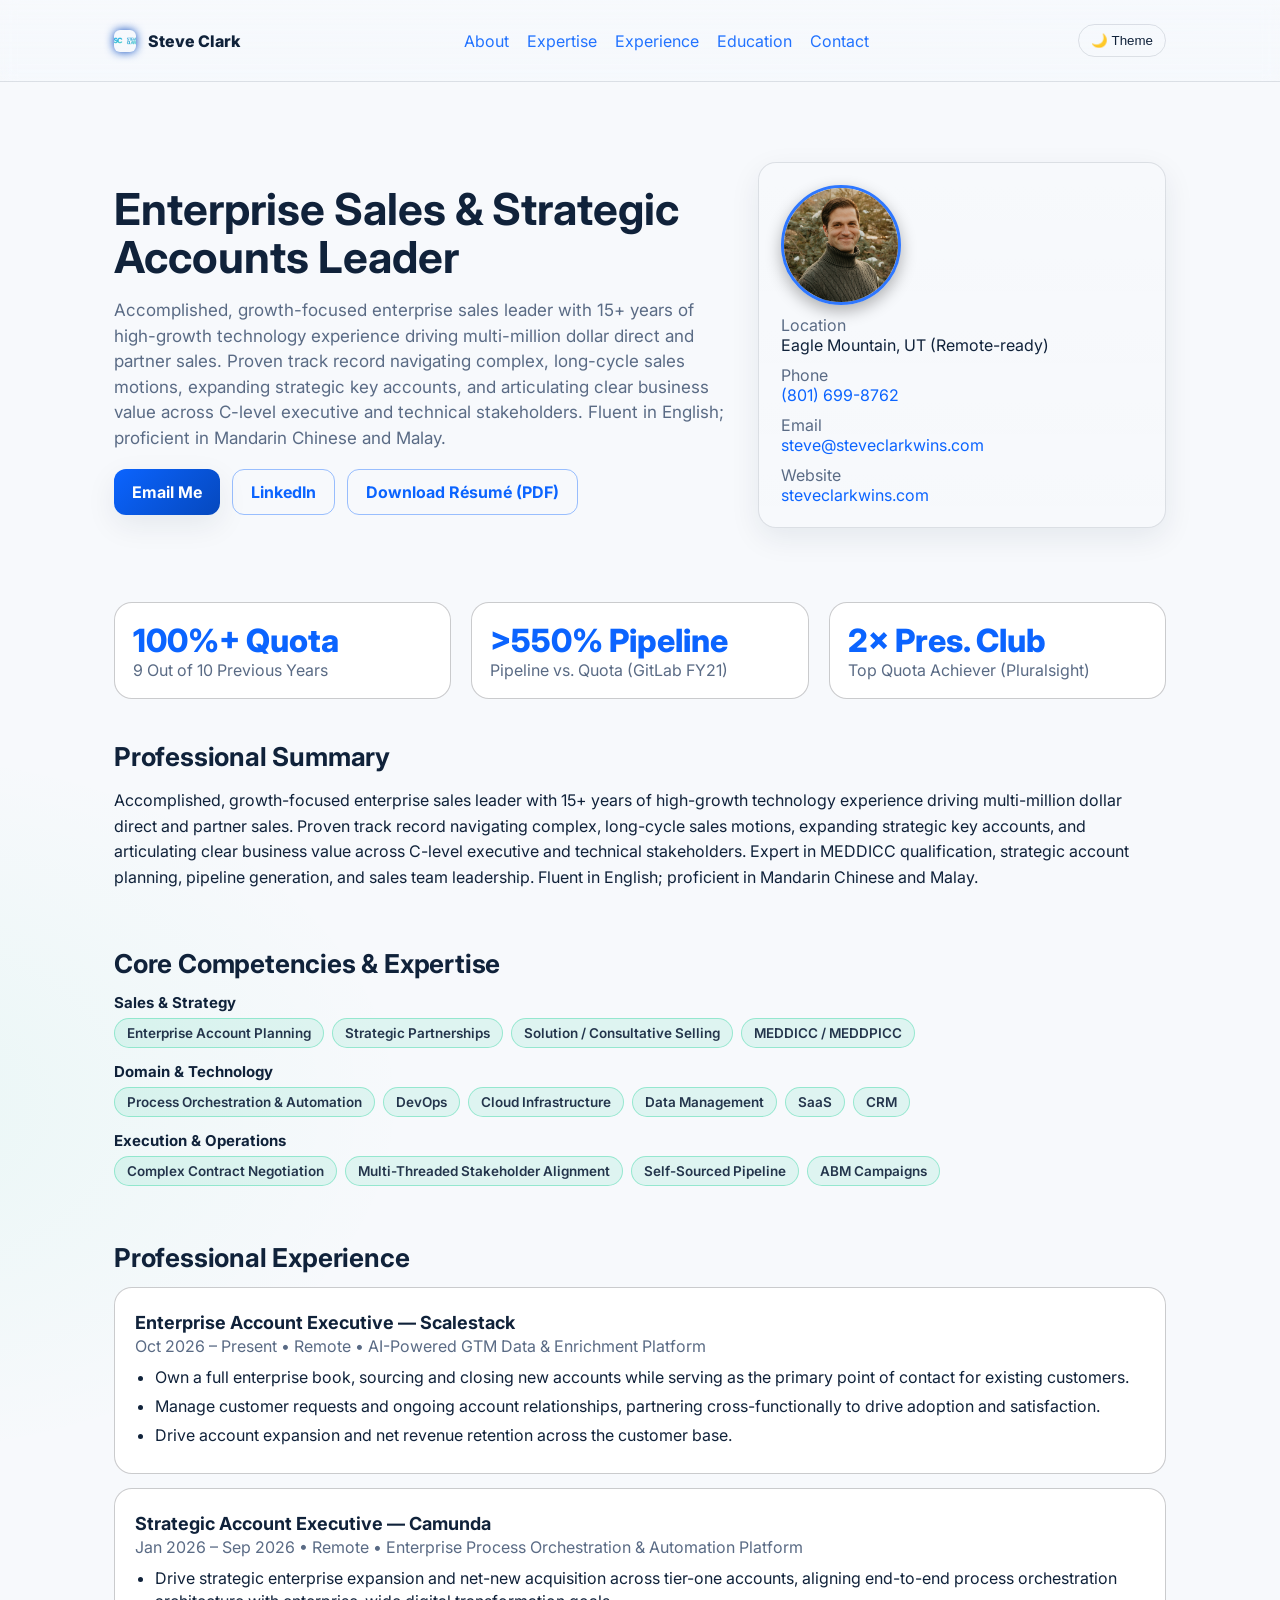
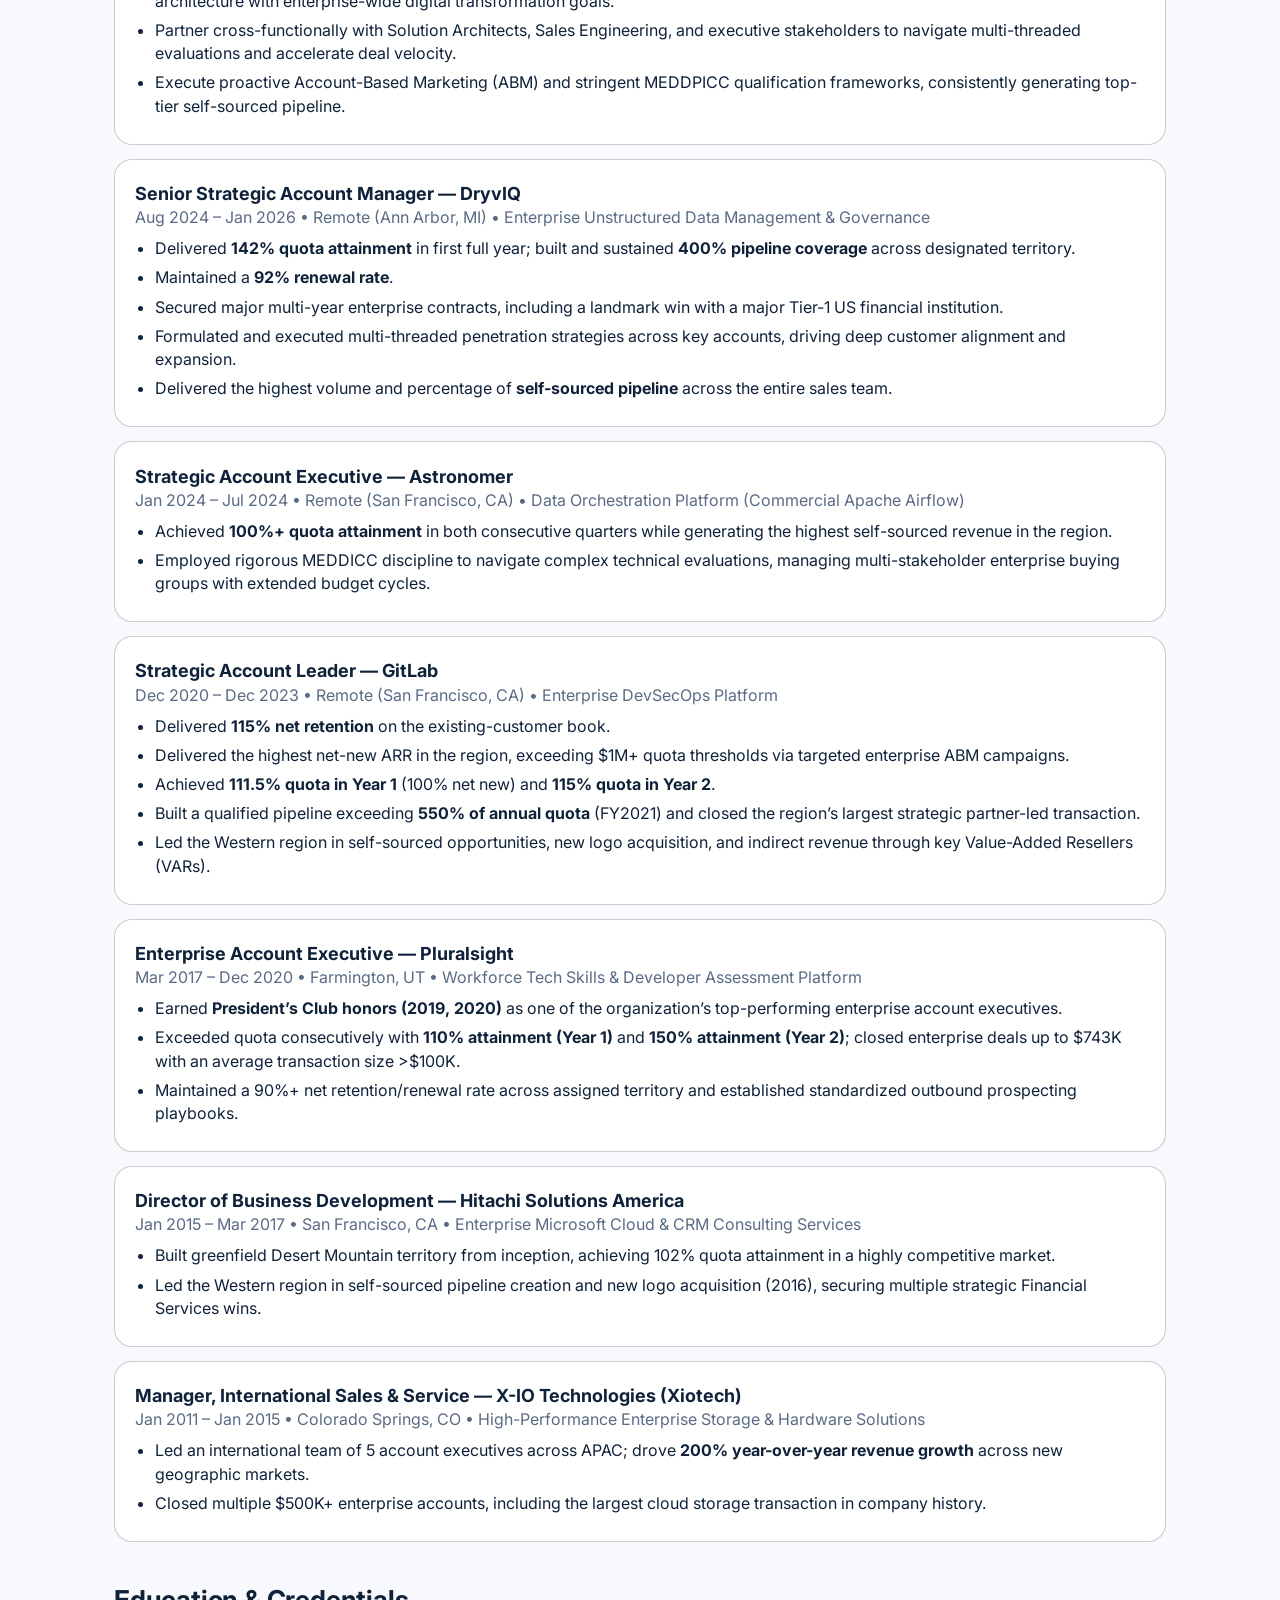
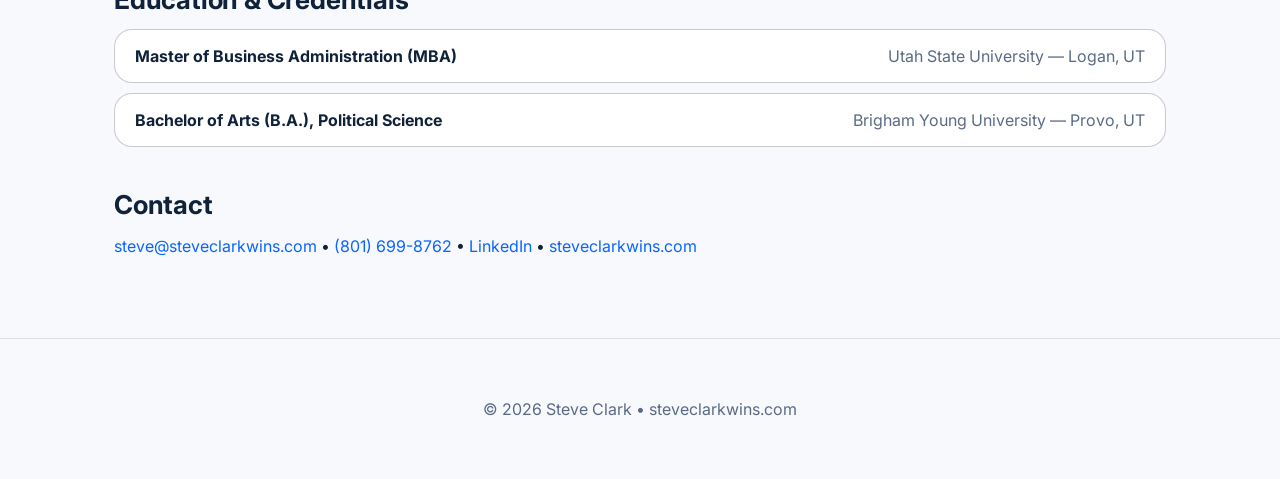
<file: index.html>
<!DOCTYPE html>
<html lang="en">
<head>
  <meta charset="utf-8" />
  <meta name="viewport" content="width=device-width, initial-scale=1" />
  <title>Steve Clark — Enterprise Sales & Strategic Accounts Leader</title>
  <meta name="description" content="Steve Clark — Enterprise Sales & Strategic Accounts Leader with 15+ years in tech. Proven quota attainment, complex sales wins, and pipeline growth." />

  <!-- Favicon / site icon -->
  <link rel="icon" type="image/png" href="favicon.png">

  <link rel="preconnect" href="https://fonts.gstatic.com" crossorigin>
  <link href="https://fonts.googleapis.com/css2?family=Inter:wght@300;400;600;700;800&display=swap" rel="stylesheet">

  <style>
    /* ---------------- THEME TOKENS ---------------- */
    :root{
      --bg:#0b1220; --card:#121a2b; --muted:#90a0c2; --text:#e9efff;
      --accent:#5ca9ff; --accent2:#86ffc2; --ring: rgba(92,169,255,.35);
      --radius:18px; --shadow:0 10px 30px rgba(0,0,0,.35);
      --border: rgba(134,255,194,.12);
    }
    /* Light theme overrides */
    :root[data-theme="light"]{
      --bg:#f7f9fc; --card:#ffffff; --muted:#5a6b85; --text:#10223a;
      --accent:#0b64ff; --accent2:#0dcf8f; --ring: rgba(11,100,255,.22);
      --border: rgba(16,34,58,.12);
      --shadow:0 10px 30px rgba(16,34,58,.08);
    }

    *{box-sizing:border-box}
    html,body{
      margin:0;
      background:
        radial-gradient(1200px 700px at 90% -10%, rgba(92,169,255,.12), transparent 60%),
        radial-gradient(900px 600px at -10% 30%, rgba(134,255,194,.12), transparent 60%),
        var(--bg);
      color:var(--text);
      font-family:Inter,system-ui,-apple-system,Segoe UI,Roboto,Helvetica,Arial;
      -webkit-font-smoothing:antialiased; -moz-osx-font-smoothing:grayscale;
      transition: background .3s ease, color .3s ease;
    }
    :root[data-theme="light"] html, :root[data-theme="light"] body{
      background:
        radial-gradient(1200px 700px at 90% -10%, rgba(11,100,255,.06), transparent 60%),
        radial-gradient(900px 600px at -10% 30%, rgba(13,207,143,.06), transparent 60%),
        var(--bg);
    }

    a{color:var(--accent);text-decoration:none}
    a:hover{text-decoration:underline}
    .container{max-width:1100px;margin:0 auto;padding:24px}

    header{
      position:sticky;top:0;z-index:10;
      backdrop-filter:saturate(140%) blur(8px);
      background:linear-gradient(to bottom, color-mix(in oklab, var(--bg), transparent 30%), transparent);
      border-bottom:1px solid var(--border);
    }
    nav{display:flex;align-items:center;justify-content:space-between;gap:16px}
    .brand{display:flex;gap:12px;align-items:center;font-weight:800}
    .logo{
      width:22px;height:22px;border-radius:6px;object-fit:cover;
      box-shadow:0 0 10px color-mix(in oklab, var(--accent), #000 20%);
    }
    .links a{margin-left:14px;opacity:.9}

    .theme-toggle{
      display:inline-flex;align-items:center;gap:8px;
      background:transparent;border:1px solid var(--border);color:var(--text);
      padding:8px 12px;border-radius:999px;cursor:pointer;
    }
    .theme-toggle:focus{outline:2px solid var(--ring);outline-offset:2px}

    .hero{display:grid;grid-template-columns:1.2fr .8fr;gap:32px;align-items:center;padding:56px 0}
    h1{font-size:44px;line-height:1.1;margin:10px 0 6px}
    .subtitle{color:var(--muted);font-size:17px;line-height:1.5}
    .cta{display:flex;flex-wrap:wrap;gap:12px;margin-top:18px}
    .btn{
      display:inline-flex;gap:10px;align-items:center;
      background:linear-gradient(135deg, var(--accent), color-mix(in oklab, var(--accent), #000 20%));
      color:white;padding:12px 18px;border-radius:12px;font-weight:700;border:0;box-shadow:var(--shadow)
    }
    .btn.secondary{background:transparent;color:var(--accent);border:1px solid color-mix(in oklab, var(--accent), transparent 60%);box-shadow:none}

    .card{
      background:linear-gradient(180deg, color-mix(in oklab, #fff, transparent 94%), color-mix(in oklab, #fff, transparent 96%));
      border:1px solid var(--border);border-radius:var(--radius);padding:22px;box-shadow:var(--shadow)
    }

    .headshot{
      width:120px;height:120px;border-radius:50%;object-fit:cover;
      border:3px solid color-mix(in oklab, var(--accent), #fff 10%);
      box-shadow:0 6px 16px color-mix(in oklab, #000, transparent 70%);
    }

    section{padding:18px 0}
    section h2{font-size:26px;margin:6px 0 14px;letter-spacing:-0.2px}
    .grid{display:grid;grid-template-columns:repeat(12,1fr);gap:20px}
    .kpi{grid-column:span 4;background:var(--card);border:1px solid color-mix(in oklab, var(--border), #000 10%);
      border-radius:var(--radius);padding:18px}
    .kpi .n{font-size:32px;font-weight:800;color:var(--accent)}
    .muted{color:var(--muted)}
    
    .skills-group{margin-bottom:14px}
    .skills-group strong{display:block;margin-bottom:6px;color:var(--text);font-size:15px}
    .skills{display:flex;flex-wrap:wrap;gap:8px}
    .chip{border:1px solid color-mix(in oklab, var(--accent2), transparent 65%);background:color-mix(in oklab, var(--accent2), transparent 90%);
      color:color-mix(in oklab, var(--text), #fff 10%);padding:6px 12px;border-radius:999px;font-weight:600;font-size:13.5px}

    .timeline{display:grid;gap:14px}
    .item{background:var(--card);border:1px solid color-mix(in oklab, var(--border), #000 10%);border-radius:var(--radius);padding:20px}
    .item h3{margin:.2rem 0;font-size:18px}
    .item ul{margin:10px 0 0 0;padding-left:20px}
    .item li{margin-bottom:6px;line-height:1.45}

    .education-list{list-style:none;padding:0;margin:0;display:grid;gap:10px}
    .education-item{background:var(--card);border:1px solid color-mix(in oklab, var(--border), #000 10%);border-radius:var(--radius);padding:16px 20px;display:flex;justify-content:space-between;align-items:center}
    @media (max-width: 600px){
      .education-item{flex-direction:column;align-items:flex-start;gap:4px}
    }

    footer{padding:36px 0;margin-top:24px;border-top:1px solid var(--border);text-align:center;color:var(--muted)}

    @media (max-width: 900px){
      .hero{grid-template-columns:1fr}
      h1{font-size:36px}
      .kpi{grid-column:span 12}
      .hero-aside{display:flex;gap:16px;align-items:center}
    }
  </style>
</head>
<body>
  <header>
    <div class="container">
      <nav>
        <div class="brand">
          <img src="favicon.png" alt="" class="logo" />
          <span>Steve Clark</span>
        </div>
        <div class="links" role="navigation" aria-label="Primary">
          <a href="#about">About</a>
          <a href="#expertise">Expertise</a>
          <a href="#experience">Experience</a>
          <a href="#education">Education</a>
          <a href="#contact">Contact</a>
        </div>
        <button id="themeToggle" class="theme-toggle" aria-label="Toggle light/dark theme">🌙 Theme</button>
      </nav>
    </div>
  </header>

  <main class="container">
    <!-- HERO -->
    <section class="hero">
      <div>
        <h1>Enterprise Sales &amp; Strategic Accounts Leader</h1>
        <p class="subtitle">
          Accomplished, growth-focused enterprise sales leader with 15+ years of high-growth technology experience driving multi-million dollar direct and partner sales. Proven track record navigating complex, long-cycle sales motions, expanding strategic key accounts, and articulating clear business value across C-level executive and technical stakeholders. Fluent in English; proficient in Mandarin Chinese and Malay.
        </p>
        <div class="cta">
          <a class="btn" href="mailto:steve@steveclarkwins.com">Email Me</a>
          <a class="btn secondary" href="https://linkedin.com/in/steve-clark-wins" target="_blank" rel="noopener">LinkedIn</a>
          <a class="btn secondary" href="Steve_Clark_Resume.pdf" download>Download Résumé (PDF)</a>
        </div>
      </div>

      <aside class="card hero-aside">
        <div style="display:grid;gap:10px">
          <img src="headshot.jpg" alt="Headshot of Steve Clark" class="headshot" />
          <div><span class="muted">Location</span><div>Eagle Mountain, UT (Remote-ready)</div></div>
          <div><span class="muted">Phone</span><div><a href="tel:+18016998762">(801) 699-8762</a></div></div>
          <div><span class="muted">Email</span><div><a href="mailto:steve@steveclarkwins.com">steve@steveclarkwins.com</a></div></div>
          <div><span class="muted">Website</span><div><a href="https://steveclarkwins.com">steveclarkwins.com</a></div></div>
        </div>
      </aside>
    </section>

    <!-- KPIs / QUICK WINS -->
    <section id="wins">
      <div class="grid">
        <div class="kpi">
          <div class="n">100%+ Quota</div>
          <div class="muted">9 Out of 10 Previous Years</div>
        </div>
        <div class="kpi">
          <div class="n">&gt;550% Pipeline</div>
          <div class="muted">Pipeline vs. Quota (GitLab FY21)</div>
        </div>
        <div class="kpi">
          <div class="n">2× Pres. Club</div>
          <div class="muted">Top Quota Achiever (Pluralsight)</div>
        </div>
      </div>
    </section>

    <!-- ABOUT / SUMMARY -->
    <section id="about">
      <h2>Professional Summary</h2>
      <p style="line-height: 1.6; font-size: 16px;">
        Accomplished, growth-focused enterprise sales leader with 15+ years of high-growth technology experience driving multi-million dollar direct and partner sales. Proven track record navigating complex, long-cycle sales motions, expanding strategic key accounts, and articulating clear business value across C-level executive and technical stakeholders. Expert in MEDDICC qualification, strategic account planning, pipeline generation, and sales team leadership. Fluent in English; proficient in Mandarin Chinese and Malay.
      </p>
    </section>

    <!-- EXPERTISE -->
    <section id="expertise">
      <h2>Core Competencies &amp; Expertise</h2>
      
      <div class="skills-group">
        <strong>Sales &amp; Strategy</strong>
        <div class="skills">
          <span class="chip">Enterprise Account Planning</span>
          <span class="chip">Strategic Partnerships</span>
          <span class="chip">Solution / Consultative Selling</span>
          <span class="chip">MEDDICC / MEDDPICC</span>
        </div>
      </div>

      <div class="skills-group">
        <strong>Domain &amp; Technology</strong>
        <div class="skills">
          <span class="chip">Process Orchestration &amp; Automation</span>
          <span class="chip">DevOps</span>
          <span class="chip">Cloud Infrastructure</span>
          <span class="chip">Data Management</span>
          <span class="chip">SaaS</span>
          <span class="chip">CRM</span>
        </div>
      </div>

      <div class="skills-group">
        <strong>Execution &amp; Operations</strong>
        <div class="skills">
          <span class="chip">Complex Contract Negotiation</span>
          <span class="chip">Multi-Threaded Stakeholder Alignment</span>
          <span class="chip">Self-Sourced Pipeline</span>
          <span class="chip">ABM Campaigns</span>
        </div>
      </div>
    </section>

    <!-- EXPERIENCE -->
    <section id="experience">
      <h2>Professional Experience</h2>
      <div class="timeline">

        <article class="item">
          <h3>Enterprise Account Executive — <strong>Scalestack</strong></h3>
          <div class="muted">Oct 2026 – Present • Remote • AI-Powered GTM Data &amp; Enrichment Platform</div>
          <ul>
            <li>Own a full enterprise book, sourcing and closing new accounts while serving as the primary point of contact for existing customers.</li>
            <li>Manage customer requests and ongoing account relationships, partnering cross-functionally to drive adoption and satisfaction.</li>
            <li>Drive account expansion and net revenue retention across the customer base.</li>
          </ul>
        </article>

        <article class="item">
          <h3>Strategic Account Executive — <strong>Camunda</strong></h3>
          <div class="muted">Jan 2026 – Sep 2026 • Remote • Enterprise Process Orchestration &amp; Automation Platform</div>
          <ul>
            <li>Drive strategic enterprise expansion and net-new acquisition across tier-one accounts, aligning end-to-end process orchestration architecture with enterprise-wide digital transformation goals.</li>
            <li>Partner cross-functionally with Solution Architects, Sales Engineering, and executive stakeholders to navigate multi-threaded evaluations and accelerate deal velocity.</li>
            <li>Execute proactive Account-Based Marketing (ABM) and stringent MEDDPICC qualification frameworks, consistently generating top-tier self-sourced pipeline.</li>
          </ul>
        </article>

        <article class="item">
          <h3>Senior Strategic Account Manager — <strong>DryvIQ</strong></h3>
          <div class="muted">Aug 2024 – Jan 2026 • Remote (Ann Arbor, MI) • Enterprise Unstructured Data Management &amp; Governance</div>
          <ul>
            <li>Delivered <strong>142% quota attainment</strong> in first full year; built and sustained <strong>400% pipeline coverage</strong> across designated territory.</li>
            <li>Maintained a <strong>92% renewal rate</strong>.</li>
            <li>Secured major multi-year enterprise contracts, including a landmark win with a major Tier-1 US financial institution.</li>
            <li>Formulated and executed multi-threaded penetration strategies across key accounts, driving deep customer alignment and expansion.</li>
            <li>Delivered the highest volume and percentage of <strong>self-sourced pipeline</strong> across the entire sales team.</li>
          </ul>
        </article>

        <article class="item">
          <h3>Strategic Account Executive — <strong>Astronomer</strong></h3>
          <div class="muted">Jan 2024 – Jul 2024 • Remote (San Francisco, CA) • Data Orchestration Platform (Commercial Apache Airflow)</div>
          <ul>
            <li>Achieved <strong>100%+ quota attainment</strong> in both consecutive quarters while generating the highest self-sourced revenue in the region.</li>
            <li>Employed rigorous MEDDICC discipline to navigate complex technical evaluations, managing multi-stakeholder enterprise buying groups with extended budget cycles.</li>
          </ul>
        </article>

        <article class="item">
          <h3>Strategic Account Leader — <strong>GitLab</strong></h3>
          <div class="muted">Dec 2020 – Dec 2023 • Remote (San Francisco, CA) • Enterprise DevSecOps Platform</div>
          <ul>
            <li>Delivered <strong>115% net retention</strong> on the existing-customer book.</li>
            <li>Delivered the highest net-new ARR in the region, exceeding $1M+ quota thresholds via targeted enterprise ABM campaigns.</li>
            <li>Achieved <strong>111.5% quota in Year 1</strong> (100% net new) and <strong>115% quota in Year 2</strong>.</li>
            <li>Built a qualified pipeline exceeding <strong>550% of annual quota</strong> (FY2021) and closed the region’s largest strategic partner-led transaction.</li>
            <li>Led the Western region in self-sourced opportunities, new logo acquisition, and indirect revenue through key Value-Added Resellers (VARs).</li>
          </ul>
        </article>

        <article class="item">
          <h3>Enterprise Account Executive — <strong>Pluralsight</strong></h3>
          <div class="muted">Mar 2017 – Dec 2020 • Farmington, UT • Workforce Tech Skills &amp; Developer Assessment Platform</div>
          <ul>
            <li>Earned <strong>President’s Club honors (2019, 2020)</strong> as one of the organization’s top-performing enterprise account executives.</li>
            <li>Exceeded quota consecutively with <strong>110% attainment (Year 1)</strong> and <strong>150% attainment (Year 2)</strong>; closed enterprise deals up to $743K with an average transaction size &gt;$100K.</li>
            <li>Maintained a 90%+ net retention/renewal rate across assigned territory and established standardized outbound prospecting playbooks.</li>
          </ul>
        </article>

        <article class="item">
          <h3>Director of Business Development — <strong>Hitachi Solutions America</strong></h3>
          <div class="muted">Jan 2015 – Mar 2017 • San Francisco, CA • Enterprise Microsoft Cloud &amp; CRM Consulting Services</div>
          <ul>
            <li>Built greenfield Desert Mountain territory from inception, achieving 102% quota attainment in a highly competitive market.</li>
            <li>Led the Western region in self-sourced pipeline creation and new logo acquisition (2016), securing multiple strategic Financial Services wins.</li>
          </ul>
        </article>

        <article class="item">
          <h3>Manager, International Sales &amp; Service — <strong>X-IO Technologies (Xiotech)</strong></h3>
          <div class="muted">Jan 2011 – Jan 2015 • Colorado Springs, CO • High-Performance Enterprise Storage &amp; Hardware Solutions</div>
          <ul>
            <li>Led an international team of 5 account executives across APAC; drove <strong>200% year-over-year revenue growth</strong> across new geographic markets.</li>
            <li>Closed multiple $500K+ enterprise accounts, including the largest cloud storage transaction in company history.</li>
          </ul>
        </article>

      </div>
    </section>

    <!-- EDUCATION & CREDENTIALS -->
    <section id="education">
      <h2>Education &amp; Credentials</h2>
      <ul class="education-list">
        <li class="education-item">
          <strong>Master of Business Administration (MBA)</strong>
          <span class="muted">Utah State University — Logan, UT</span>
        </li>
        <li class="education-item">
          <strong>Bachelor of Arts (B.A.), Political Science</strong>
          <span class="muted">Brigham Young University — Provo, UT</span>
        </li>
      </ul>
    </section>

    <!-- CONTACT -->
    <section id="contact">
      <h2>Contact</h2>
      <p>
        <a href="mailto:steve@steveclarkwins.com">steve@steveclarkwins.com</a> •
        <a href="tel:+18016998762">(801) 699-8762</a> •
        <a href="https://linkedin.com/in/steve-clark-wins" target="_blank" rel="noopener">LinkedIn</a> •
        <a href="https://steveclarkwins.com">steveclarkwins.com</a>
      </p>
    </section>
  </main>

  <footer>
    <div class="container">© <span id="y"></span> Steve Clark • steveclarkwins.com</div>
  </footer>

  <script>
    // --- Year stamp
    document.getElementById('y').textContent = new Date().getFullYear();

    // --- Theme: default to user's OS preference; persist toggle in localStorage
    (function(){
      const root = document.documentElement;
      const saved = localStorage.getItem('theme');
      if(saved){
        root.setAttribute('data-theme', saved);
      } else if (window.matchMedia && window.matchMedia('(prefers-color-scheme: light)').matches){
        root.setAttribute('data-theme','light');
      }
      const btn = document.getElementById('themeToggle');
      const updateLabel = () => {
        const t = root.getAttribute('data-theme') || 'dark';
        btn.textContent = (t === 'light') ? '🌙 Theme' : '☀️ Theme';
        btn.setAttribute('aria-pressed', t === 'light' ? 'false' : 'true');
      };
      updateLabel();
      btn.addEventListener('click', () => {
        const current = root.getAttribute('data-theme') || 'dark';
        const next = current === 'dark' ? 'light' : 'dark';
        root.setAttribute('data-theme', next);
        localStorage.setItem('theme', next);
        updateLabel();
      });
    })();
  </script>
</body>
</html>
</file>
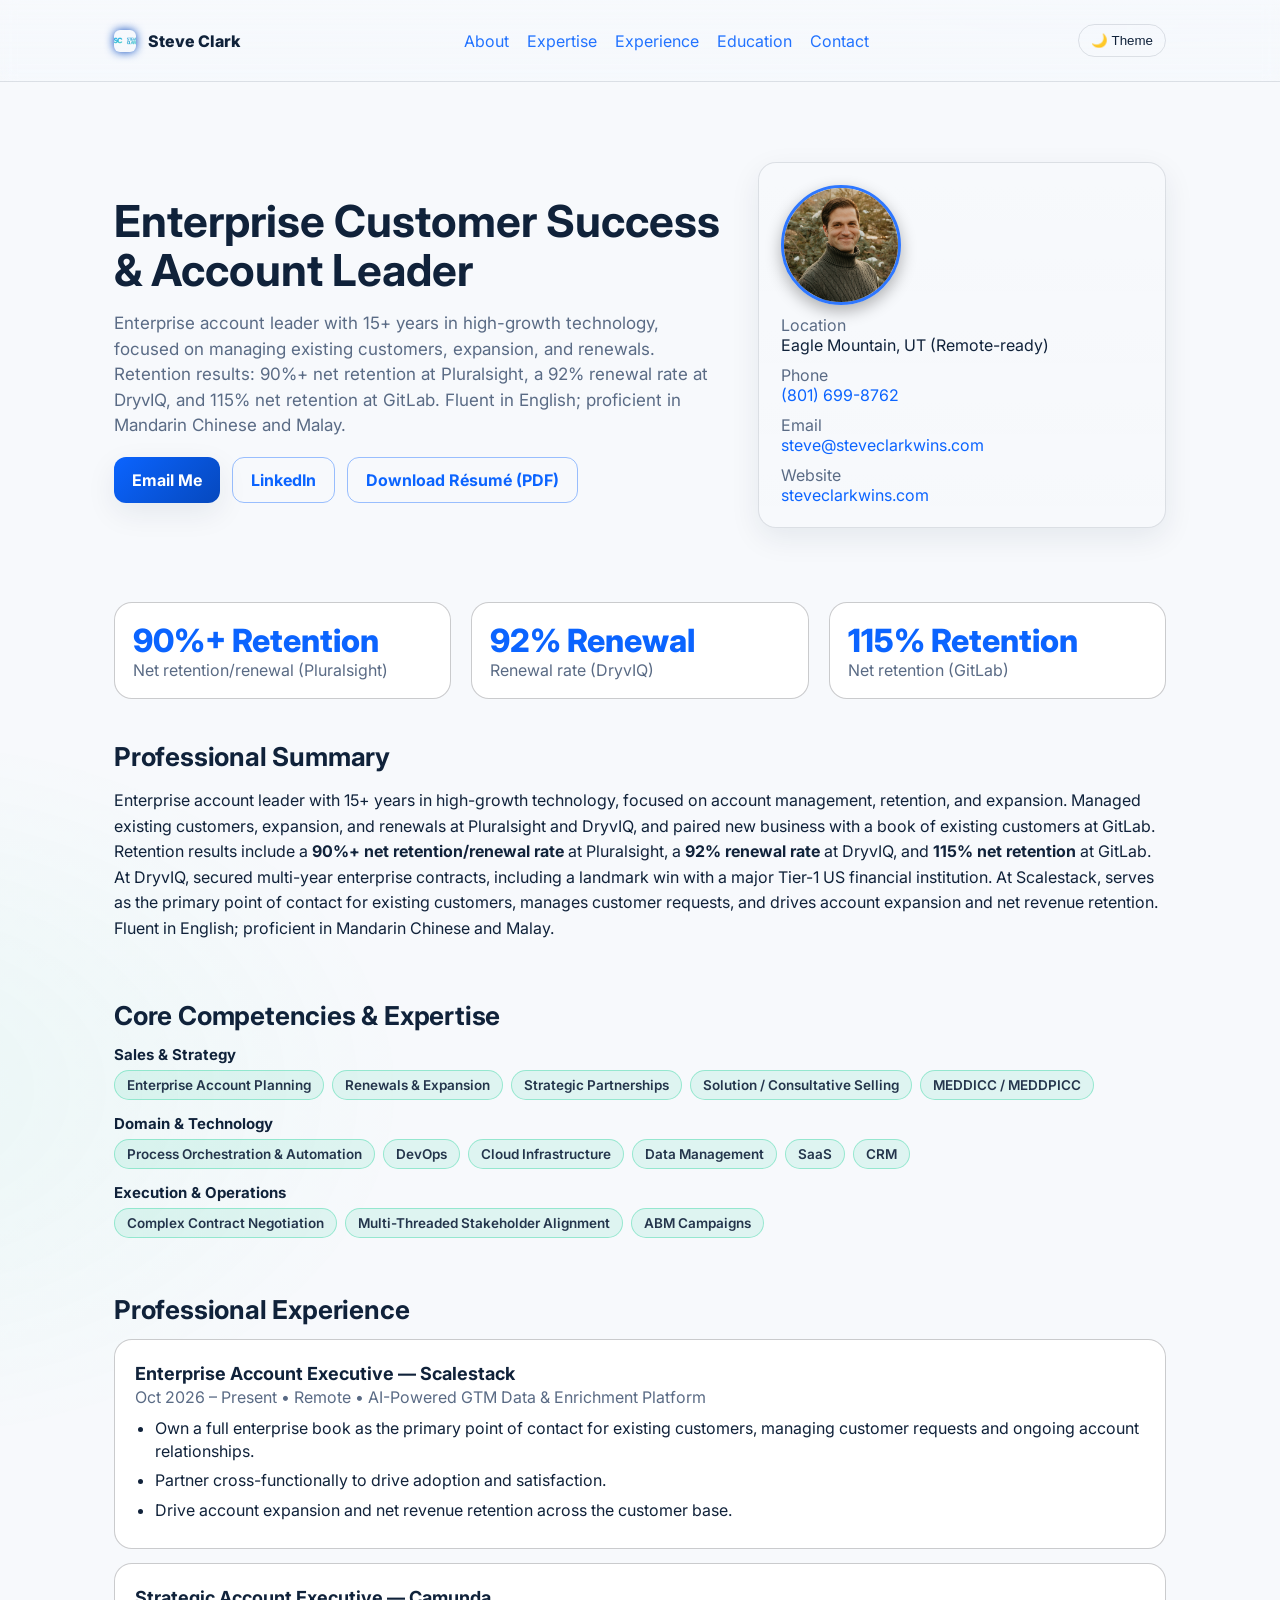
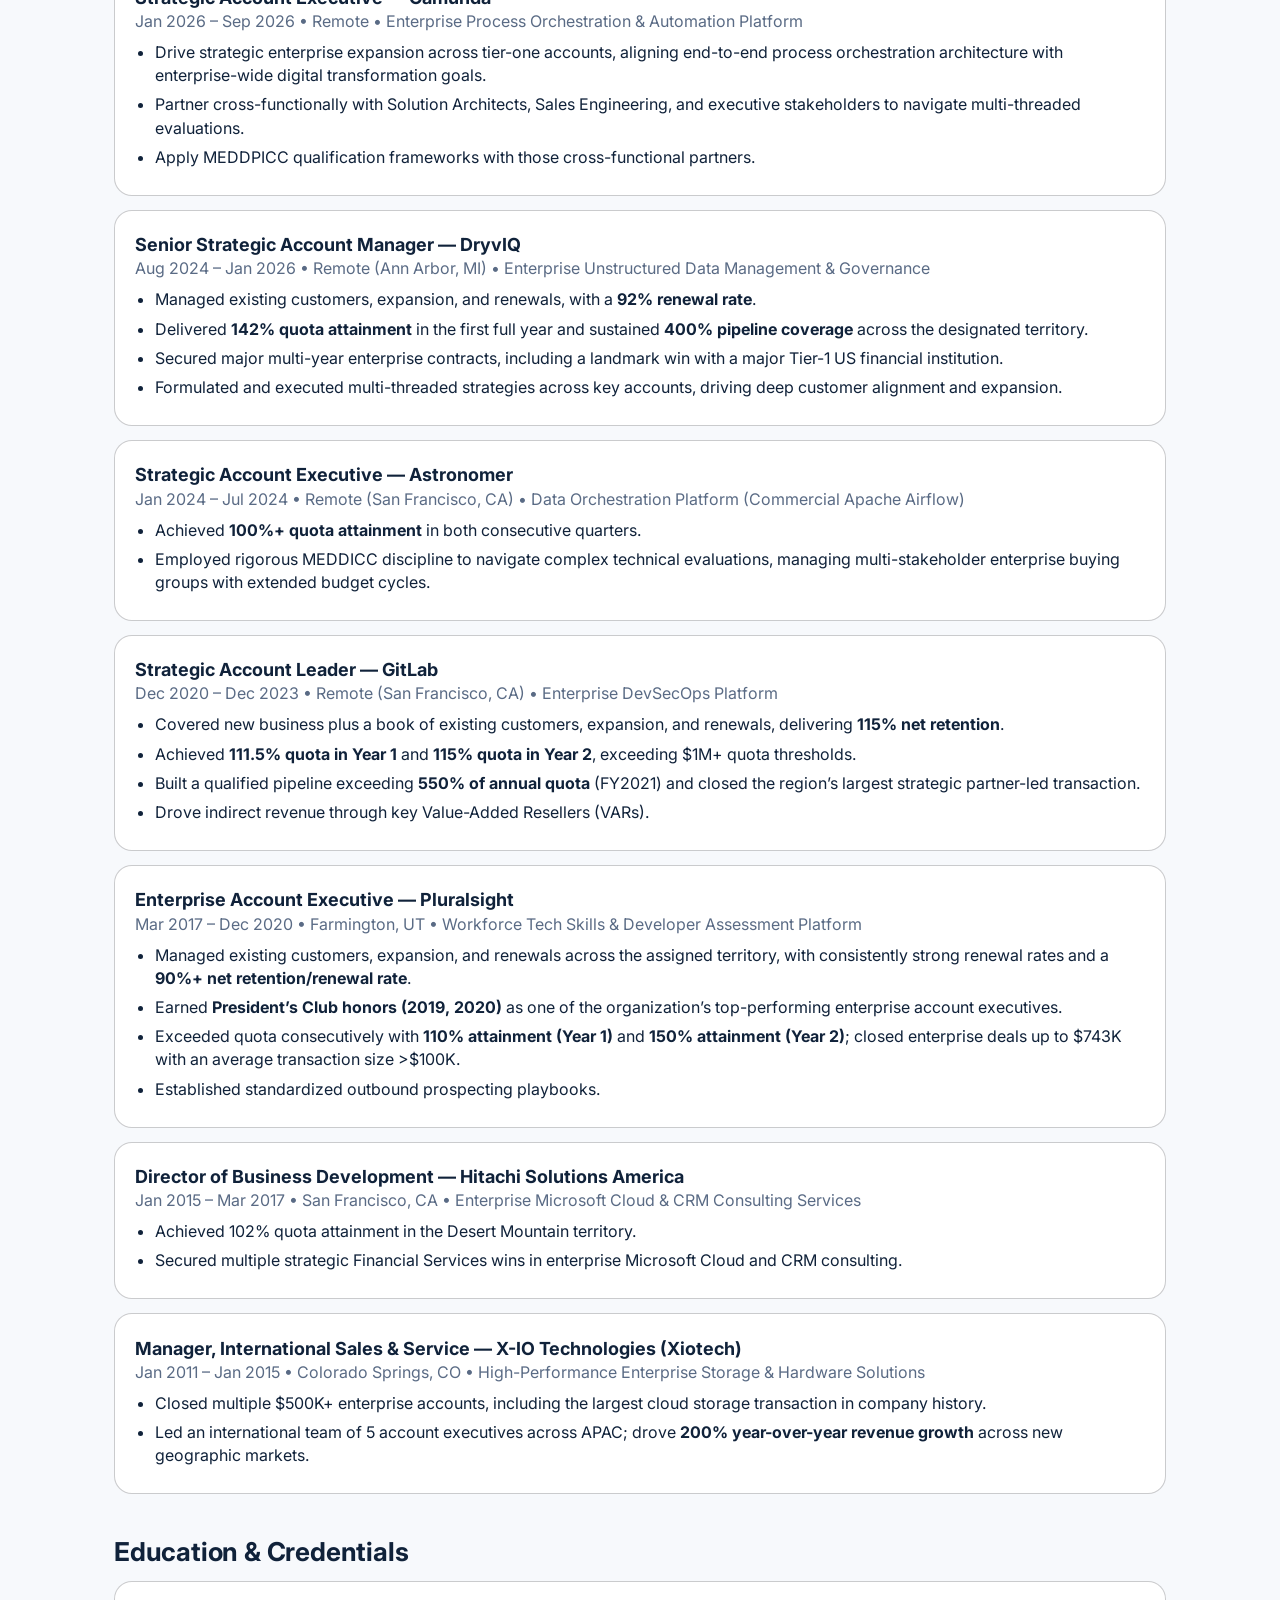
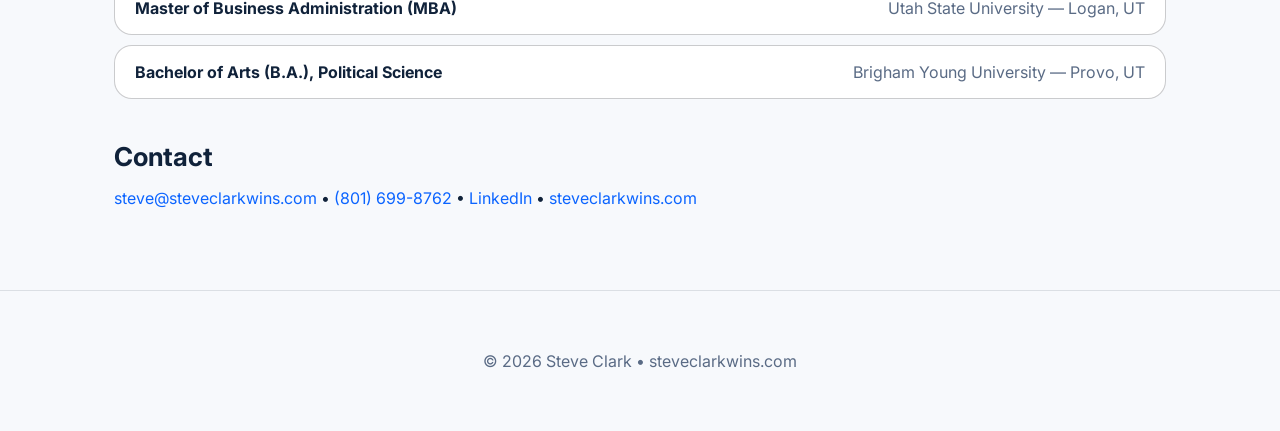
<file: cs/index.html>
<!DOCTYPE html>
<html lang="en">
<head>
  <meta charset="utf-8" />
  <meta name="viewport" content="width=device-width, initial-scale=1" />
  <title>Steve Clark — Enterprise Customer Success &amp; Account Leader</title>
  <meta name="description" content="Steve Clark — enterprise customer success and account leader. 90%+ net retention at Pluralsight, a 92% renewal rate at DryvIQ, and 115% net retention at GitLab." />

  <!-- Favicon / site icon -->
  <link rel="icon" type="image/png" href="../favicon.png">

  <link rel="preconnect" href="https://fonts.gstatic.com" crossorigin>
  <link href="https://fonts.googleapis.com/css2?family=Inter:wght@300;400;600;700;800&display=swap" rel="stylesheet">

  <style>
    /* ---------------- THEME TOKENS ---------------- */
    :root{
      --bg:#0b1220; --card:#121a2b; --muted:#90a0c2; --text:#e9efff;
      --accent:#5ca9ff; --accent2:#86ffc2; --ring: rgba(92,169,255,.35);
      --radius:18px; --shadow:0 10px 30px rgba(0,0,0,.35);
      --border: rgba(134,255,194,.12);
    }
    /* Light theme overrides */
    :root[data-theme="light"]{
      --bg:#f7f9fc; --card:#ffffff; --muted:#5a6b85; --text:#10223a;
      --accent:#0b64ff; --accent2:#0dcf8f; --ring: rgba(11,100,255,.22);
      --border: rgba(16,34,58,.12);
      --shadow:0 10px 30px rgba(16,34,58,.08);
    }

    *{box-sizing:border-box}
    html,body{
      margin:0;
      background:
        radial-gradient(1200px 700px at 90% -10%, rgba(92,169,255,.12), transparent 60%),
        radial-gradient(900px 600px at -10% 30%, rgba(134,255,194,.12), transparent 60%),
        var(--bg);
      color:var(--text);
      font-family:Inter,system-ui,-apple-system,Segoe UI,Roboto,Helvetica,Arial;
      -webkit-font-smoothing:antialiased; -moz-osx-font-smoothing:grayscale;
      transition: background .3s ease, color .3s ease;
    }
    :root[data-theme="light"] html, :root[data-theme="light"] body{
      background:
        radial-gradient(1200px 700px at 90% -10%, rgba(11,100,255,.06), transparent 60%),
        radial-gradient(900px 600px at -10% 30%, rgba(13,207,143,.06), transparent 60%),
        var(--bg);
    }

    a{color:var(--accent);text-decoration:none}
    a:hover{text-decoration:underline}
    .container{max-width:1100px;margin:0 auto;padding:24px}

    header{
      position:sticky;top:0;z-index:10;
      backdrop-filter:saturate(140%) blur(8px);
      background:linear-gradient(to bottom, color-mix(in oklab, var(--bg), transparent 30%), transparent);
      border-bottom:1px solid var(--border);
    }
    nav{display:flex;align-items:center;justify-content:space-between;gap:16px}
    .brand{display:flex;gap:12px;align-items:center;font-weight:800}
    .logo{
      width:22px;height:22px;border-radius:6px;object-fit:cover;
      box-shadow:0 0 10px color-mix(in oklab, var(--accent), #000 20%);
    }
    .links a{margin-left:14px;opacity:.9}

    .theme-toggle{
      display:inline-flex;align-items:center;gap:8px;
      background:transparent;border:1px solid var(--border);color:var(--text);
      padding:8px 12px;border-radius:999px;cursor:pointer;
    }
    .theme-toggle:focus{outline:2px solid var(--ring);outline-offset:2px}

    .hero{display:grid;grid-template-columns:1.2fr .8fr;gap:32px;align-items:center;padding:56px 0}
    h1{font-size:44px;line-height:1.1;margin:10px 0 6px}
    .subtitle{color:var(--muted);font-size:17px;line-height:1.5}
    .cta{display:flex;flex-wrap:wrap;gap:12px;margin-top:18px}
    .btn{
      display:inline-flex;gap:10px;align-items:center;
      background:linear-gradient(135deg, var(--accent), color-mix(in oklab, var(--accent), #000 20%));
      color:white;padding:12px 18px;border-radius:12px;font-weight:700;border:0;box-shadow:var(--shadow)
    }
    .btn.secondary{background:transparent;color:var(--accent);border:1px solid color-mix(in oklab, var(--accent), transparent 60%);box-shadow:none}

    .card{
      background:linear-gradient(180deg, color-mix(in oklab, #fff, transparent 94%), color-mix(in oklab, #fff, transparent 96%));
      border:1px solid var(--border);border-radius:var(--radius);padding:22px;box-shadow:var(--shadow)
    }

    .headshot{
      width:120px;height:120px;border-radius:50%;object-fit:cover;
      border:3px solid color-mix(in oklab, var(--accent), #fff 10%);
      box-shadow:0 6px 16px color-mix(in oklab, #000, transparent 70%);
    }

    section{padding:18px 0}
    section h2{font-size:26px;margin:6px 0 14px;letter-spacing:-0.2px}
    .grid{display:grid;grid-template-columns:repeat(12,1fr);gap:20px}
    .kpi{grid-column:span 4;background:var(--card);border:1px solid color-mix(in oklab, var(--border), #000 10%);
      border-radius:var(--radius);padding:18px}
    .kpi .n{font-size:32px;font-weight:800;color:var(--accent)}
    .muted{color:var(--muted)}
    
    .skills-group{margin-bottom:14px}
    .skills-group strong{display:block;margin-bottom:6px;color:var(--text);font-size:15px}
    .skills{display:flex;flex-wrap:wrap;gap:8px}
    .chip{border:1px solid color-mix(in oklab, var(--accent2), transparent 65%);background:color-mix(in oklab, var(--accent2), transparent 90%);
      color:color-mix(in oklab, var(--text), #fff 10%);padding:6px 12px;border-radius:999px;font-weight:600;font-size:13.5px}

    .timeline{display:grid;gap:14px}
    .item{background:var(--card);border:1px solid color-mix(in oklab, var(--border), #000 10%);border-radius:var(--radius);padding:20px}
    .item h3{margin:.2rem 0;font-size:18px}
    .item ul{margin:10px 0 0 0;padding-left:20px}
    .item li{margin-bottom:6px;line-height:1.45}

    .education-list{list-style:none;padding:0;margin:0;display:grid;gap:10px}
    .education-item{background:var(--card);border:1px solid color-mix(in oklab, var(--border), #000 10%);border-radius:var(--radius);padding:16px 20px;display:flex;justify-content:space-between;align-items:center}
    @media (max-width: 600px){
      .education-item{flex-direction:column;align-items:flex-start;gap:4px}
    }

    footer{padding:36px 0;margin-top:24px;border-top:1px solid var(--border);text-align:center;color:var(--muted)}

    @media (max-width: 900px){
      .hero{grid-template-columns:1fr}
      h1{font-size:36px}
      .kpi{grid-column:span 12}
      .hero-aside{display:flex;gap:16px;align-items:center}
    }
  </style>
</head>
<body>
  <header>
    <div class="container">
      <nav>
        <div class="brand">
          <img src="../favicon.png" alt="" class="logo" />
          <span>Steve Clark</span>
        </div>
        <div class="links" role="navigation" aria-label="Primary">
          <a href="#about">About</a>
          <a href="#expertise">Expertise</a>
          <a href="#experience">Experience</a>
          <a href="#education">Education</a>
          <a href="#contact">Contact</a>
        </div>
        <button id="themeToggle" class="theme-toggle" aria-label="Toggle light/dark theme">🌙 Theme</button>
      </nav>
    </div>
  </header>

  <main class="container">
    <!-- HERO -->
    <section class="hero">
      <div>
        <h1>Enterprise Customer Success &amp; Account Leader</h1>
        <p class="subtitle">
          Enterprise account leader with 15+ years in high-growth technology, focused on managing existing customers, expansion, and renewals. Retention results: 90%+ net retention at Pluralsight, a 92% renewal rate at DryvIQ, and 115% net retention at GitLab. Fluent in English; proficient in Mandarin Chinese and Malay.
        </p>
        <div class="cta">
          <a class="btn" href="mailto:steve@steveclarkwins.com">Email Me</a>
          <a class="btn secondary" href="https://linkedin.com/in/steve-clark-wins" target="_blank" rel="noopener">LinkedIn</a>
          <a class="btn secondary" href="../Steve_Clark_Resume_CSM.pdf" download>Download Résumé (PDF)</a>
        </div>
      </div>

      <aside class="card hero-aside">
        <div style="display:grid;gap:10px">
          <img src="../headshot.jpg" alt="Headshot of Steve Clark" class="headshot" />
          <div><span class="muted">Location</span><div>Eagle Mountain, UT (Remote-ready)</div></div>
          <div><span class="muted">Phone</span><div><a href="tel:+18016998762">(801) 699-8762</a></div></div>
          <div><span class="muted">Email</span><div><a href="mailto:steve@steveclarkwins.com">steve@steveclarkwins.com</a></div></div>
          <div><span class="muted">Website</span><div><a href="https://steveclarkwins.com">steveclarkwins.com</a></div></div>
        </div>
      </aside>
    </section>

    <!-- KPIs / QUICK WINS -->
    <section id="wins">
      <div class="grid">
        <div class="kpi">
          <div class="n">90%+ Retention</div>
          <div class="muted">Net retention/renewal (Pluralsight)</div>
        </div>
        <div class="kpi">
          <div class="n">92% Renewal</div>
          <div class="muted">Renewal rate (DryvIQ)</div>
        </div>
        <div class="kpi">
          <div class="n">115% Retention</div>
          <div class="muted">Net retention (GitLab)</div>
        </div>
      </div>
    </section>

    <!-- ABOUT / SUMMARY -->
    <section id="about">
      <h2>Professional Summary</h2>
      <p style="line-height: 1.6; font-size: 16px;">
        Enterprise account leader with 15+ years in high-growth technology, focused on account management, retention, and expansion. Managed existing customers, expansion, and renewals at Pluralsight and DryvIQ, and paired new business with a book of existing customers at GitLab. Retention results include a <strong>90%+ net retention/renewal rate</strong> at Pluralsight, a <strong>92% renewal rate</strong> at DryvIQ, and <strong>115% net retention</strong> at GitLab. At DryvIQ, secured multi-year enterprise contracts, including a landmark win with a major Tier-1 US financial institution. At Scalestack, serves as the primary point of contact for existing customers, manages customer requests, and drives account expansion and net revenue retention. Fluent in English; proficient in Mandarin Chinese and Malay.
      </p>
    </section>

    <!-- EXPERTISE -->
    <section id="expertise">
      <h2>Core Competencies &amp; Expertise</h2>
      
      <div class="skills-group">
        <strong>Sales &amp; Strategy</strong>
        <div class="skills">
          <span class="chip">Enterprise Account Planning</span>
          <span class="chip">Renewals &amp; Expansion</span>
          <span class="chip">Strategic Partnerships</span>
          <span class="chip">Solution / Consultative Selling</span>
          <span class="chip">MEDDICC / MEDDPICC</span>
        </div>
      </div>

      <div class="skills-group">
        <strong>Domain &amp; Technology</strong>
        <div class="skills">
          <span class="chip">Process Orchestration &amp; Automation</span>
          <span class="chip">DevOps</span>
          <span class="chip">Cloud Infrastructure</span>
          <span class="chip">Data Management</span>
          <span class="chip">SaaS</span>
          <span class="chip">CRM</span>
        </div>
      </div>

      <div class="skills-group">
        <strong>Execution &amp; Operations</strong>
        <div class="skills">
          <span class="chip">Complex Contract Negotiation</span>
          <span class="chip">Multi-Threaded Stakeholder Alignment</span>
          <span class="chip">ABM Campaigns</span>
        </div>
      </div>
    </section>

    <!-- EXPERIENCE -->
    <section id="experience">
      <h2>Professional Experience</h2>
      <div class="timeline">

        <article class="item">
          <h3>Enterprise Account Executive — <strong>Scalestack</strong></h3>
          <div class="muted">Oct 2026 – Present • Remote • AI-Powered GTM Data &amp; Enrichment Platform</div>
          <ul>
            <li>Own a full enterprise book as the primary point of contact for existing customers, managing customer requests and ongoing account relationships.</li>
            <li>Partner cross-functionally to drive adoption and satisfaction.</li>
            <li>Drive account expansion and net revenue retention across the customer base.</li>
          </ul>
        </article>

        <article class="item">
          <h3>Strategic Account Executive — <strong>Camunda</strong></h3>
          <div class="muted">Jan 2026 – Sep 2026 • Remote • Enterprise Process Orchestration &amp; Automation Platform</div>
          <ul>
            <li>Drive strategic enterprise expansion across tier-one accounts, aligning end-to-end process orchestration architecture with enterprise-wide digital transformation goals.</li>
            <li>Partner cross-functionally with Solution Architects, Sales Engineering, and executive stakeholders to navigate multi-threaded evaluations.</li>
            <li>Apply MEDDPICC qualification frameworks with those cross-functional partners.</li>
          </ul>
        </article>

        <article class="item">
          <h3>Senior Strategic Account Manager — <strong>DryvIQ</strong></h3>
          <div class="muted">Aug 2024 – Jan 2026 • Remote (Ann Arbor, MI) • Enterprise Unstructured Data Management &amp; Governance</div>
          <ul>
            <li>Managed existing customers, expansion, and renewals, with a <strong>92% renewal rate</strong>.</li>
            <li>Delivered <strong>142% quota attainment</strong> in the first full year and sustained <strong>400% pipeline coverage</strong> across the designated territory.</li>
            <li>Secured major multi-year enterprise contracts, including a landmark win with a major Tier-1 US financial institution.</li>
            <li>Formulated and executed multi-threaded strategies across key accounts, driving deep customer alignment and expansion.</li>
          </ul>
        </article>

        <article class="item">
          <h3>Strategic Account Executive — <strong>Astronomer</strong></h3>
          <div class="muted">Jan 2024 – Jul 2024 • Remote (San Francisco, CA) • Data Orchestration Platform (Commercial Apache Airflow)</div>
          <ul>
            <li>Achieved <strong>100%+ quota attainment</strong> in both consecutive quarters.</li>
            <li>Employed rigorous MEDDICC discipline to navigate complex technical evaluations, managing multi-stakeholder enterprise buying groups with extended budget cycles.</li>
          </ul>
        </article>

        <article class="item">
          <h3>Strategic Account Leader — <strong>GitLab</strong></h3>
          <div class="muted">Dec 2020 – Dec 2023 • Remote (San Francisco, CA) • Enterprise DevSecOps Platform</div>
          <ul>
            <li>Covered new business plus a book of existing customers, expansion, and renewals, delivering <strong>115% net retention</strong>.</li>
            <li>Achieved <strong>111.5% quota in Year 1</strong> and <strong>115% quota in Year 2</strong>, exceeding $1M+ quota thresholds.</li>
            <li>Built a qualified pipeline exceeding <strong>550% of annual quota</strong> (FY2021) and closed the region’s largest strategic partner-led transaction.</li>
            <li>Drove indirect revenue through key Value-Added Resellers (VARs).</li>
          </ul>
        </article>

        <article class="item">
          <h3>Enterprise Account Executive — <strong>Pluralsight</strong></h3>
          <div class="muted">Mar 2017 – Dec 2020 • Farmington, UT • Workforce Tech Skills &amp; Developer Assessment Platform</div>
          <ul>
            <li>Managed existing customers, expansion, and renewals across the assigned territory, with consistently strong renewal rates and a <strong>90%+ net retention/renewal rate</strong>.</li>
            <li>Earned <strong>President’s Club honors (2019, 2020)</strong> as one of the organization’s top-performing enterprise account executives.</li>
            <li>Exceeded quota consecutively with <strong>110% attainment (Year 1)</strong> and <strong>150% attainment (Year 2)</strong>; closed enterprise deals up to $743K with an average transaction size &gt;$100K.</li>
            <li>Established standardized outbound prospecting playbooks.</li>
          </ul>
        </article>

        <article class="item">
          <h3>Director of Business Development — <strong>Hitachi Solutions America</strong></h3>
          <div class="muted">Jan 2015 – Mar 2017 • San Francisco, CA • Enterprise Microsoft Cloud &amp; CRM Consulting Services</div>
          <ul>
            <li>Achieved 102% quota attainment in the Desert Mountain territory.</li>
            <li>Secured multiple strategic Financial Services wins in enterprise Microsoft Cloud and CRM consulting.</li>
          </ul>
        </article>

        <article class="item">
          <h3>Manager, International Sales &amp; Service — <strong>X-IO Technologies (Xiotech)</strong></h3>
          <div class="muted">Jan 2011 – Jan 2015 • Colorado Springs, CO • High-Performance Enterprise Storage &amp; Hardware Solutions</div>
          <ul>
            <li>Closed multiple $500K+ enterprise accounts, including the largest cloud storage transaction in company history.</li>
            <li>Led an international team of 5 account executives across APAC; drove <strong>200% year-over-year revenue growth</strong> across new geographic markets.</li>
          </ul>
        </article>

      </div>
    </section>

    <!-- EDUCATION & CREDENTIALS -->
    <section id="education">
      <h2>Education &amp; Credentials</h2>
      <ul class="education-list">
        <li class="education-item">
          <strong>Master of Business Administration (MBA)</strong>
          <span class="muted">Utah State University — Logan, UT</span>
        </li>
        <li class="education-item">
          <strong>Bachelor of Arts (B.A.), Political Science</strong>
          <span class="muted">Brigham Young University — Provo, UT</span>
        </li>
      </ul>
    </section>

    <!-- CONTACT -->
    <section id="contact">
      <h2>Contact</h2>
      <p>
        <a href="mailto:steve@steveclarkwins.com">steve@steveclarkwins.com</a> •
        <a href="tel:+18016998762">(801) 699-8762</a> •
        <a href="https://linkedin.com/in/steve-clark-wins" target="_blank" rel="noopener">LinkedIn</a> •
        <a href="https://steveclarkwins.com">steveclarkwins.com</a>
      </p>
    </section>
  </main>

  <footer>
    <div class="container">© <span id="y"></span> Steve Clark • steveclarkwins.com</div>
  </footer>

  <script>
    // --- Year stamp
    document.getElementById('y').textContent = new Date().getFullYear();

    // --- Theme: default to user's OS preference; persist toggle in localStorage
    (function(){
      const root = document.documentElement;
      const saved = localStorage.getItem('theme');
      if(saved){
        root.setAttribute('data-theme', saved);
      } else if (window.matchMedia && window.matchMedia('(prefers-color-scheme: light)').matches){
        root.setAttribute('data-theme','light');
      }
      const btn = document.getElementById('themeToggle');
      const updateLabel = () => {
        const t = root.getAttribute('data-theme') || 'dark';
        btn.textContent = (t === 'light') ? '🌙 Theme' : '☀️ Theme';
        btn.setAttribute('aria-pressed', t === 'light' ? 'false' : 'true');
      };
      updateLabel();
      btn.addEventListener('click', () => {
        const current = root.getAttribute('data-theme') || 'dark';
        const next = current === 'dark' ? 'light' : 'dark';
        root.setAttribute('data-theme', next);
        localStorage.setItem('theme', next);
        updateLabel();
      });
    })();
  </script>
</body>
</html>
</file>
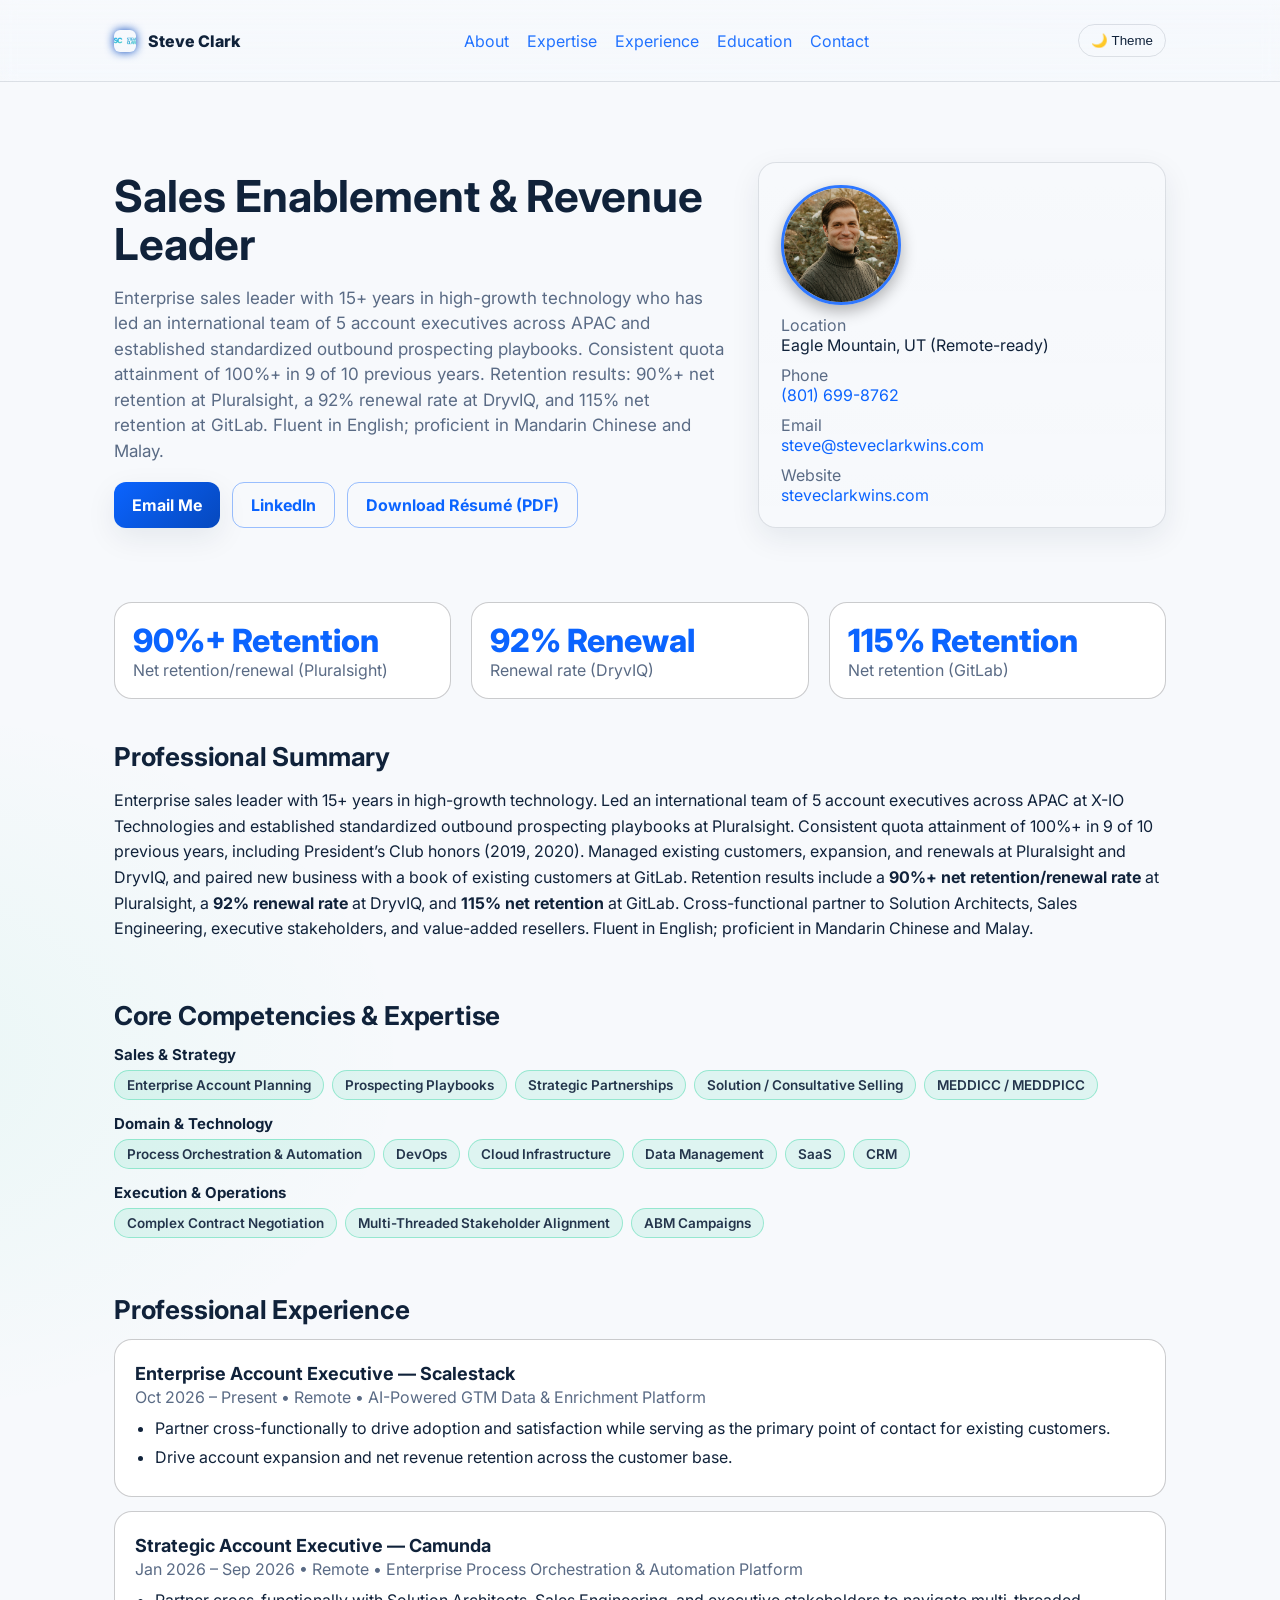
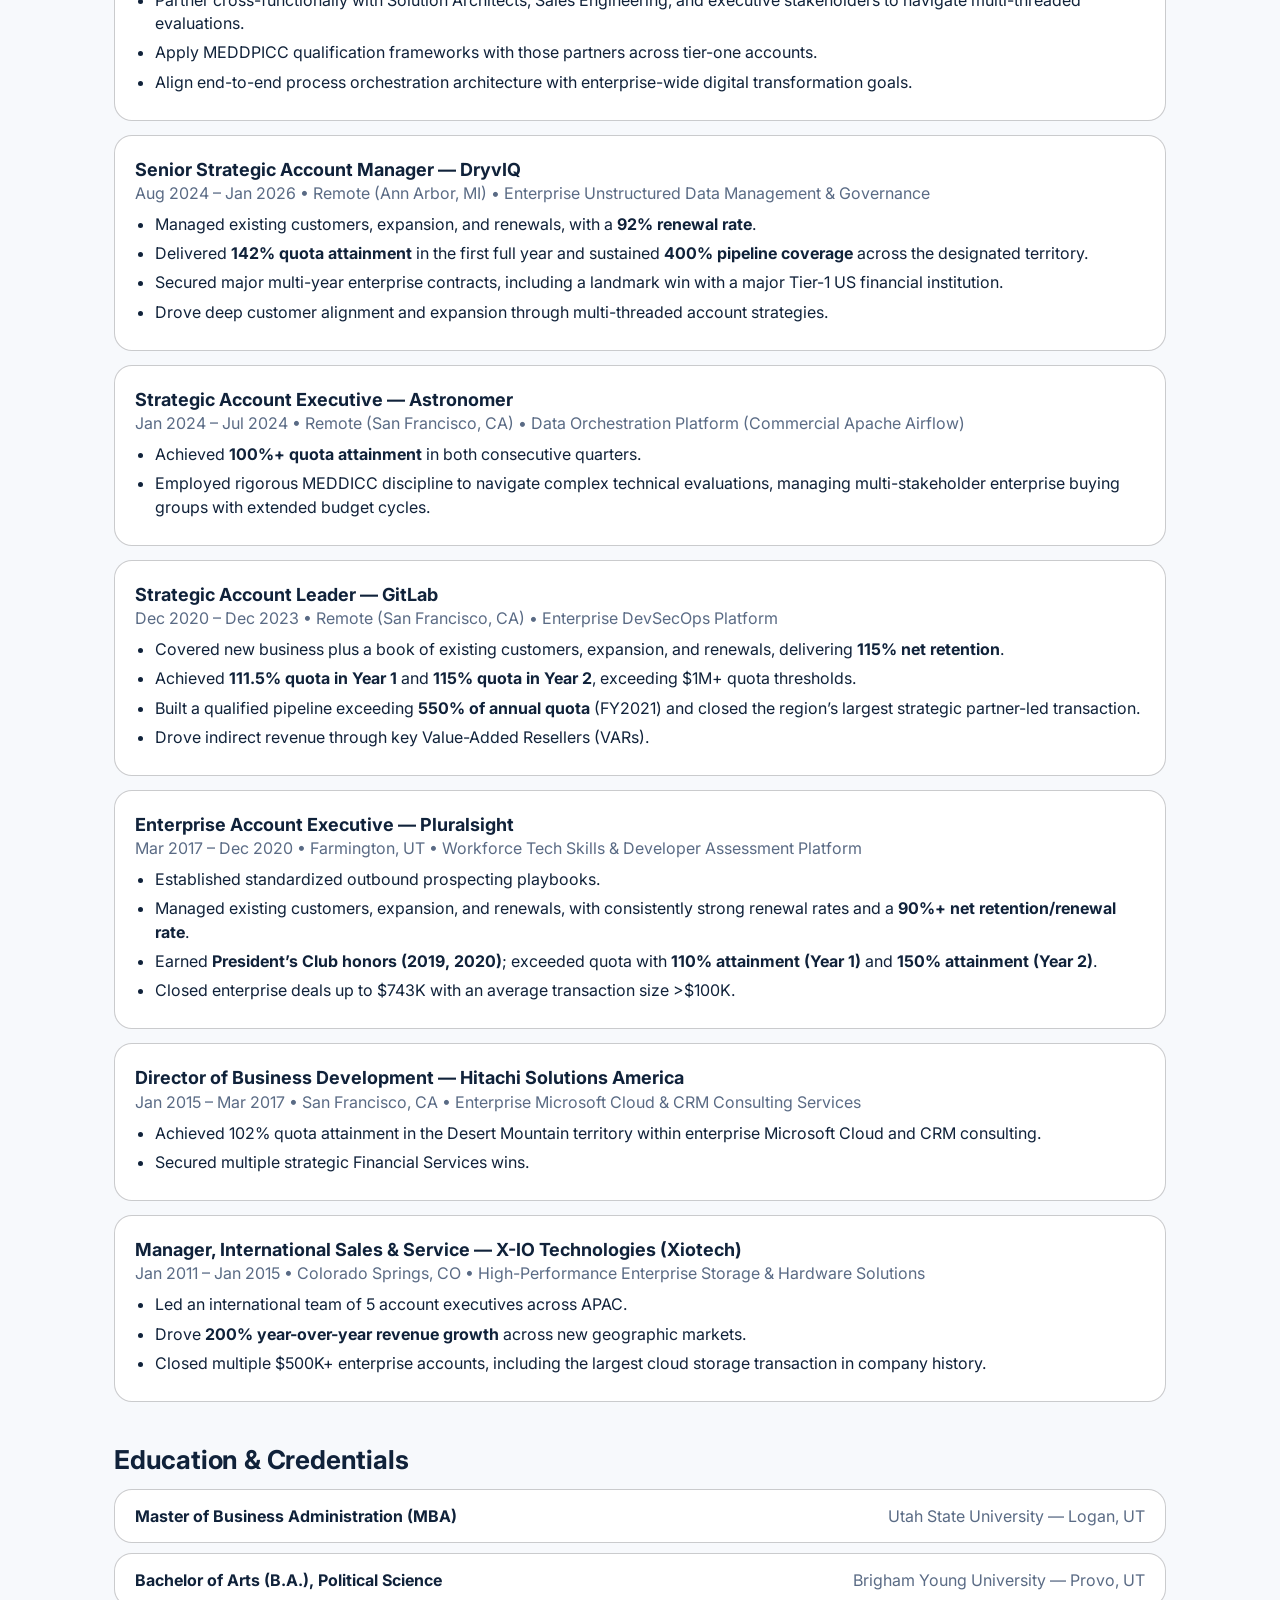
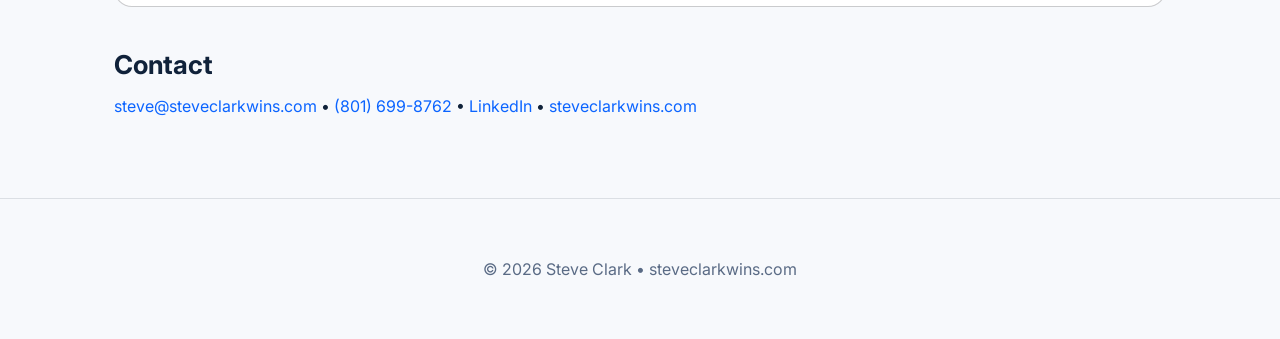
<file: enablement/index.html>
<!DOCTYPE html>
<html lang="en">
<head>
  <meta charset="utf-8" />
  <meta name="viewport" content="width=device-width, initial-scale=1" />
  <title>Steve Clark — Sales Enablement &amp; Revenue Leader</title>
  <meta name="description" content="Steve Clark — sales and revenue enablement leader with 15+ years in tech. Led 5 account executives, established prospecting playbooks, and consistent quota attainment." />

  <!-- Favicon / site icon -->
  <link rel="icon" type="image/png" href="../favicon.png">

  <link rel="preconnect" href="https://fonts.gstatic.com" crossorigin>
  <link href="https://fonts.googleapis.com/css2?family=Inter:wght@300;400;600;700;800&display=swap" rel="stylesheet">

  <style>
    /* ---------------- THEME TOKENS ---------------- */
    :root{
      --bg:#0b1220; --card:#121a2b; --muted:#90a0c2; --text:#e9efff;
      --accent:#5ca9ff; --accent2:#86ffc2; --ring: rgba(92,169,255,.35);
      --radius:18px; --shadow:0 10px 30px rgba(0,0,0,.35);
      --border: rgba(134,255,194,.12);
    }
    /* Light theme overrides */
    :root[data-theme="light"]{
      --bg:#f7f9fc; --card:#ffffff; --muted:#5a6b85; --text:#10223a;
      --accent:#0b64ff; --accent2:#0dcf8f; --ring: rgba(11,100,255,.22);
      --border: rgba(16,34,58,.12);
      --shadow:0 10px 30px rgba(16,34,58,.08);
    }

    *{box-sizing:border-box}
    html,body{
      margin:0;
      background:
        radial-gradient(1200px 700px at 90% -10%, rgba(92,169,255,.12), transparent 60%),
        radial-gradient(900px 600px at -10% 30%, rgba(134,255,194,.12), transparent 60%),
        var(--bg);
      color:var(--text);
      font-family:Inter,system-ui,-apple-system,Segoe UI,Roboto,Helvetica,Arial;
      -webkit-font-smoothing:antialiased; -moz-osx-font-smoothing:grayscale;
      transition: background .3s ease, color .3s ease;
    }
    :root[data-theme="light"] html, :root[data-theme="light"] body{
      background:
        radial-gradient(1200px 700px at 90% -10%, rgba(11,100,255,.06), transparent 60%),
        radial-gradient(900px 600px at -10% 30%, rgba(13,207,143,.06), transparent 60%),
        var(--bg);
    }

    a{color:var(--accent);text-decoration:none}
    a:hover{text-decoration:underline}
    .container{max-width:1100px;margin:0 auto;padding:24px}

    header{
      position:sticky;top:0;z-index:10;
      backdrop-filter:saturate(140%) blur(8px);
      background:linear-gradient(to bottom, color-mix(in oklab, var(--bg), transparent 30%), transparent);
      border-bottom:1px solid var(--border);
    }
    nav{display:flex;align-items:center;justify-content:space-between;gap:16px}
    .brand{display:flex;gap:12px;align-items:center;font-weight:800}
    .logo{
      width:22px;height:22px;border-radius:6px;object-fit:cover;
      box-shadow:0 0 10px color-mix(in oklab, var(--accent), #000 20%);
    }
    .links a{margin-left:14px;opacity:.9}

    .theme-toggle{
      display:inline-flex;align-items:center;gap:8px;
      background:transparent;border:1px solid var(--border);color:var(--text);
      padding:8px 12px;border-radius:999px;cursor:pointer;
    }
    .theme-toggle:focus{outline:2px solid var(--ring);outline-offset:2px}

    .hero{display:grid;grid-template-columns:1.2fr .8fr;gap:32px;align-items:center;padding:56px 0}
    h1{font-size:44px;line-height:1.1;margin:10px 0 6px}
    .subtitle{color:var(--muted);font-size:17px;line-height:1.5}
    .cta{display:flex;flex-wrap:wrap;gap:12px;margin-top:18px}
    .btn{
      display:inline-flex;gap:10px;align-items:center;
      background:linear-gradient(135deg, var(--accent), color-mix(in oklab, var(--accent), #000 20%));
      color:white;padding:12px 18px;border-radius:12px;font-weight:700;border:0;box-shadow:var(--shadow)
    }
    .btn.secondary{background:transparent;color:var(--accent);border:1px solid color-mix(in oklab, var(--accent), transparent 60%);box-shadow:none}

    .card{
      background:linear-gradient(180deg, color-mix(in oklab, #fff, transparent 94%), color-mix(in oklab, #fff, transparent 96%));
      border:1px solid var(--border);border-radius:var(--radius);padding:22px;box-shadow:var(--shadow)
    }

    .headshot{
      width:120px;height:120px;border-radius:50%;object-fit:cover;
      border:3px solid color-mix(in oklab, var(--accent), #fff 10%);
      box-shadow:0 6px 16px color-mix(in oklab, #000, transparent 70%);
    }

    section{padding:18px 0}
    section h2{font-size:26px;margin:6px 0 14px;letter-spacing:-0.2px}
    .grid{display:grid;grid-template-columns:repeat(12,1fr);gap:20px}
    .kpi{grid-column:span 4;background:var(--card);border:1px solid color-mix(in oklab, var(--border), #000 10%);
      border-radius:var(--radius);padding:18px}
    .kpi .n{font-size:32px;font-weight:800;color:var(--accent)}
    .muted{color:var(--muted)}
    
    .skills-group{margin-bottom:14px}
    .skills-group strong{display:block;margin-bottom:6px;color:var(--text);font-size:15px}
    .skills{display:flex;flex-wrap:wrap;gap:8px}
    .chip{border:1px solid color-mix(in oklab, var(--accent2), transparent 65%);background:color-mix(in oklab, var(--accent2), transparent 90%);
      color:color-mix(in oklab, var(--text), #fff 10%);padding:6px 12px;border-radius:999px;font-weight:600;font-size:13.5px}

    .timeline{display:grid;gap:14px}
    .item{background:var(--card);border:1px solid color-mix(in oklab, var(--border), #000 10%);border-radius:var(--radius);padding:20px}
    .item h3{margin:.2rem 0;font-size:18px}
    .item ul{margin:10px 0 0 0;padding-left:20px}
    .item li{margin-bottom:6px;line-height:1.45}

    .education-list{list-style:none;padding:0;margin:0;display:grid;gap:10px}
    .education-item{background:var(--card);border:1px solid color-mix(in oklab, var(--border), #000 10%);border-radius:var(--radius);padding:16px 20px;display:flex;justify-content:space-between;align-items:center}
    @media (max-width: 600px){
      .education-item{flex-direction:column;align-items:flex-start;gap:4px}
    }

    footer{padding:36px 0;margin-top:24px;border-top:1px solid var(--border);text-align:center;color:var(--muted)}

    @media (max-width: 900px){
      .hero{grid-template-columns:1fr}
      h1{font-size:36px}
      .kpi{grid-column:span 12}
      .hero-aside{display:flex;gap:16px;align-items:center}
    }
  </style>
</head>
<body>
  <header>
    <div class="container">
      <nav>
        <div class="brand">
          <img src="../favicon.png" alt="" class="logo" />
          <span>Steve Clark</span>
        </div>
        <div class="links" role="navigation" aria-label="Primary">
          <a href="#about">About</a>
          <a href="#expertise">Expertise</a>
          <a href="#experience">Experience</a>
          <a href="#education">Education</a>
          <a href="#contact">Contact</a>
        </div>
        <button id="themeToggle" class="theme-toggle" aria-label="Toggle light/dark theme">🌙 Theme</button>
      </nav>
    </div>
  </header>

  <main class="container">
    <!-- HERO -->
    <section class="hero">
      <div>
        <h1>Sales Enablement &amp; Revenue Leader</h1>
        <p class="subtitle">
          Enterprise sales leader with 15+ years in high-growth technology who has led an international team of 5 account executives across APAC and established standardized outbound prospecting playbooks. Consistent quota attainment of 100%+ in 9 of 10 previous years. Retention results: 90%+ net retention at Pluralsight, a 92% renewal rate at DryvIQ, and 115% net retention at GitLab. Fluent in English; proficient in Mandarin Chinese and Malay.
        </p>
        <div class="cta">
          <a class="btn" href="mailto:steve@steveclarkwins.com">Email Me</a>
          <a class="btn secondary" href="https://linkedin.com/in/steve-clark-wins" target="_blank" rel="noopener">LinkedIn</a>
          <a class="btn secondary" href="../Steve_Clark_Resume_Enablement.pdf" download>Download Résumé (PDF)</a>
        </div>
      </div>

      <aside class="card hero-aside">
        <div style="display:grid;gap:10px">
          <img src="../headshot.jpg" alt="Headshot of Steve Clark" class="headshot" />
          <div><span class="muted">Location</span><div>Eagle Mountain, UT (Remote-ready)</div></div>
          <div><span class="muted">Phone</span><div><a href="tel:+18016998762">(801) 699-8762</a></div></div>
          <div><span class="muted">Email</span><div><a href="mailto:steve@steveclarkwins.com">steve@steveclarkwins.com</a></div></div>
          <div><span class="muted">Website</span><div><a href="https://steveclarkwins.com">steveclarkwins.com</a></div></div>
        </div>
      </aside>
    </section>

    <!-- KPIs / QUICK WINS -->
    <section id="wins">
      <div class="grid">
        <div class="kpi">
          <div class="n">90%+ Retention</div>
          <div class="muted">Net retention/renewal (Pluralsight)</div>
        </div>
        <div class="kpi">
          <div class="n">92% Renewal</div>
          <div class="muted">Renewal rate (DryvIQ)</div>
        </div>
        <div class="kpi">
          <div class="n">115% Retention</div>
          <div class="muted">Net retention (GitLab)</div>
        </div>
      </div>
    </section>

    <!-- ABOUT / SUMMARY -->
    <section id="about">
      <h2>Professional Summary</h2>
      <p style="line-height: 1.6; font-size: 16px;">
        Enterprise sales leader with 15+ years in high-growth technology. Led an international team of 5 account executives across APAC at X-IO Technologies and established standardized outbound prospecting playbooks at Pluralsight. Consistent quota attainment of 100%+ in 9 of 10 previous years, including President’s Club honors (2019, 2020). Managed existing customers, expansion, and renewals at Pluralsight and DryvIQ, and paired new business with a book of existing customers at GitLab. Retention results include a <strong>90%+ net retention/renewal rate</strong> at Pluralsight, a <strong>92% renewal rate</strong> at DryvIQ, and <strong>115% net retention</strong> at GitLab. Cross-functional partner to Solution Architects, Sales Engineering, executive stakeholders, and value-added resellers. Fluent in English; proficient in Mandarin Chinese and Malay.
      </p>
    </section>

    <!-- EXPERTISE -->
    <section id="expertise">
      <h2>Core Competencies &amp; Expertise</h2>
      
      <div class="skills-group">
        <strong>Sales &amp; Strategy</strong>
        <div class="skills">
          <span class="chip">Enterprise Account Planning</span>
          <span class="chip">Prospecting Playbooks</span>
          <span class="chip">Strategic Partnerships</span>
          <span class="chip">Solution / Consultative Selling</span>
          <span class="chip">MEDDICC / MEDDPICC</span>
        </div>
      </div>

      <div class="skills-group">
        <strong>Domain &amp; Technology</strong>
        <div class="skills">
          <span class="chip">Process Orchestration &amp; Automation</span>
          <span class="chip">DevOps</span>
          <span class="chip">Cloud Infrastructure</span>
          <span class="chip">Data Management</span>
          <span class="chip">SaaS</span>
          <span class="chip">CRM</span>
        </div>
      </div>

      <div class="skills-group">
        <strong>Execution &amp; Operations</strong>
        <div class="skills">
          <span class="chip">Complex Contract Negotiation</span>
          <span class="chip">Multi-Threaded Stakeholder Alignment</span>
          <span class="chip">ABM Campaigns</span>
        </div>
      </div>
    </section>

    <!-- EXPERIENCE -->
    <section id="experience">
      <h2>Professional Experience</h2>
      <div class="timeline">

        <article class="item">
          <h3>Enterprise Account Executive — <strong>Scalestack</strong></h3>
          <div class="muted">Oct 2026 – Present • Remote • AI-Powered GTM Data &amp; Enrichment Platform</div>
          <ul>
            <li>Partner cross-functionally to drive adoption and satisfaction while serving as the primary point of contact for existing customers.</li>
            <li>Drive account expansion and net revenue retention across the customer base.</li>
          </ul>
        </article>

        <article class="item">
          <h3>Strategic Account Executive — <strong>Camunda</strong></h3>
          <div class="muted">Jan 2026 – Sep 2026 • Remote • Enterprise Process Orchestration &amp; Automation Platform</div>
          <ul>
            <li>Partner cross-functionally with Solution Architects, Sales Engineering, and executive stakeholders to navigate multi-threaded evaluations.</li>
            <li>Apply MEDDPICC qualification frameworks with those partners across tier-one accounts.</li>
            <li>Align end-to-end process orchestration architecture with enterprise-wide digital transformation goals.</li>
          </ul>
        </article>

        <article class="item">
          <h3>Senior Strategic Account Manager — <strong>DryvIQ</strong></h3>
          <div class="muted">Aug 2024 – Jan 2026 • Remote (Ann Arbor, MI) • Enterprise Unstructured Data Management &amp; Governance</div>
          <ul>
            <li>Managed existing customers, expansion, and renewals, with a <strong>92% renewal rate</strong>.</li>
            <li>Delivered <strong>142% quota attainment</strong> in the first full year and sustained <strong>400% pipeline coverage</strong> across the designated territory.</li>
            <li>Secured major multi-year enterprise contracts, including a landmark win with a major Tier-1 US financial institution.</li>
            <li>Drove deep customer alignment and expansion through multi-threaded account strategies.</li>
          </ul>
        </article>

        <article class="item">
          <h3>Strategic Account Executive — <strong>Astronomer</strong></h3>
          <div class="muted">Jan 2024 – Jul 2024 • Remote (San Francisco, CA) • Data Orchestration Platform (Commercial Apache Airflow)</div>
          <ul>
            <li>Achieved <strong>100%+ quota attainment</strong> in both consecutive quarters.</li>
            <li>Employed rigorous MEDDICC discipline to navigate complex technical evaluations, managing multi-stakeholder enterprise buying groups with extended budget cycles.</li>
          </ul>
        </article>

        <article class="item">
          <h3>Strategic Account Leader — <strong>GitLab</strong></h3>
          <div class="muted">Dec 2020 – Dec 2023 • Remote (San Francisco, CA) • Enterprise DevSecOps Platform</div>
          <ul>
            <li>Covered new business plus a book of existing customers, expansion, and renewals, delivering <strong>115% net retention</strong>.</li>
            <li>Achieved <strong>111.5% quota in Year 1</strong> and <strong>115% quota in Year 2</strong>, exceeding $1M+ quota thresholds.</li>
            <li>Built a qualified pipeline exceeding <strong>550% of annual quota</strong> (FY2021) and closed the region’s largest strategic partner-led transaction.</li>
            <li>Drove indirect revenue through key Value-Added Resellers (VARs).</li>
          </ul>
        </article>

        <article class="item">
          <h3>Enterprise Account Executive — <strong>Pluralsight</strong></h3>
          <div class="muted">Mar 2017 – Dec 2020 • Farmington, UT • Workforce Tech Skills &amp; Developer Assessment Platform</div>
          <ul>
            <li>Established standardized outbound prospecting playbooks.</li>
            <li>Managed existing customers, expansion, and renewals, with consistently strong renewal rates and a <strong>90%+ net retention/renewal rate</strong>.</li>
            <li>Earned <strong>President’s Club honors (2019, 2020)</strong>; exceeded quota with <strong>110% attainment (Year 1)</strong> and <strong>150% attainment (Year 2)</strong>.</li>
            <li>Closed enterprise deals up to $743K with an average transaction size &gt;$100K.</li>
          </ul>
        </article>

        <article class="item">
          <h3>Director of Business Development — <strong>Hitachi Solutions America</strong></h3>
          <div class="muted">Jan 2015 – Mar 2017 • San Francisco, CA • Enterprise Microsoft Cloud &amp; CRM Consulting Services</div>
          <ul>
            <li>Achieved 102% quota attainment in the Desert Mountain territory within enterprise Microsoft Cloud and CRM consulting.</li>
            <li>Secured multiple strategic Financial Services wins.</li>
          </ul>
        </article>

        <article class="item">
          <h3>Manager, International Sales &amp; Service — <strong>X-IO Technologies (Xiotech)</strong></h3>
          <div class="muted">Jan 2011 – Jan 2015 • Colorado Springs, CO • High-Performance Enterprise Storage &amp; Hardware Solutions</div>
          <ul>
            <li>Led an international team of 5 account executives across APAC.</li>
            <li>Drove <strong>200% year-over-year revenue growth</strong> across new geographic markets.</li>
            <li>Closed multiple $500K+ enterprise accounts, including the largest cloud storage transaction in company history.</li>
          </ul>
        </article>

      </div>
    </section>

    <!-- EDUCATION & CREDENTIALS -->
    <section id="education">
      <h2>Education &amp; Credentials</h2>
      <ul class="education-list">
        <li class="education-item">
          <strong>Master of Business Administration (MBA)</strong>
          <span class="muted">Utah State University — Logan, UT</span>
        </li>
        <li class="education-item">
          <strong>Bachelor of Arts (B.A.), Political Science</strong>
          <span class="muted">Brigham Young University — Provo, UT</span>
        </li>
      </ul>
    </section>

    <!-- CONTACT -->
    <section id="contact">
      <h2>Contact</h2>
      <p>
        <a href="mailto:steve@steveclarkwins.com">steve@steveclarkwins.com</a> •
        <a href="tel:+18016998762">(801) 699-8762</a> •
        <a href="https://linkedin.com/in/steve-clark-wins" target="_blank" rel="noopener">LinkedIn</a> •
        <a href="https://steveclarkwins.com">steveclarkwins.com</a>
      </p>
    </section>
  </main>

  <footer>
    <div class="container">© <span id="y"></span> Steve Clark • steveclarkwins.com</div>
  </footer>

  <script>
    // --- Year stamp
    document.getElementById('y').textContent = new Date().getFullYear();

    // --- Theme: default to user's OS preference; persist toggle in localStorage
    (function(){
      const root = document.documentElement;
      const saved = localStorage.getItem('theme');
      if(saved){
        root.setAttribute('data-theme', saved);
      } else if (window.matchMedia && window.matchMedia('(prefers-color-scheme: light)').matches){
        root.setAttribute('data-theme','light');
      }
      const btn = document.getElementById('themeToggle');
      const updateLabel = () => {
        const t = root.getAttribute('data-theme') || 'dark';
        btn.textContent = (t === 'light') ? '🌙 Theme' : '☀️ Theme';
        btn.setAttribute('aria-pressed', t === 'light' ? 'false' : 'true');
      };
      updateLabel();
      btn.addEventListener('click', () => {
        const current = root.getAttribute('data-theme') || 'dark';
        const next = current === 'dark' ? 'light' : 'dark';
        root.setAttribute('data-theme', next);
        localStorage.setItem('theme', next);
        updateLabel();
      });
    })();
  </script>
</body>
</html>
</file>
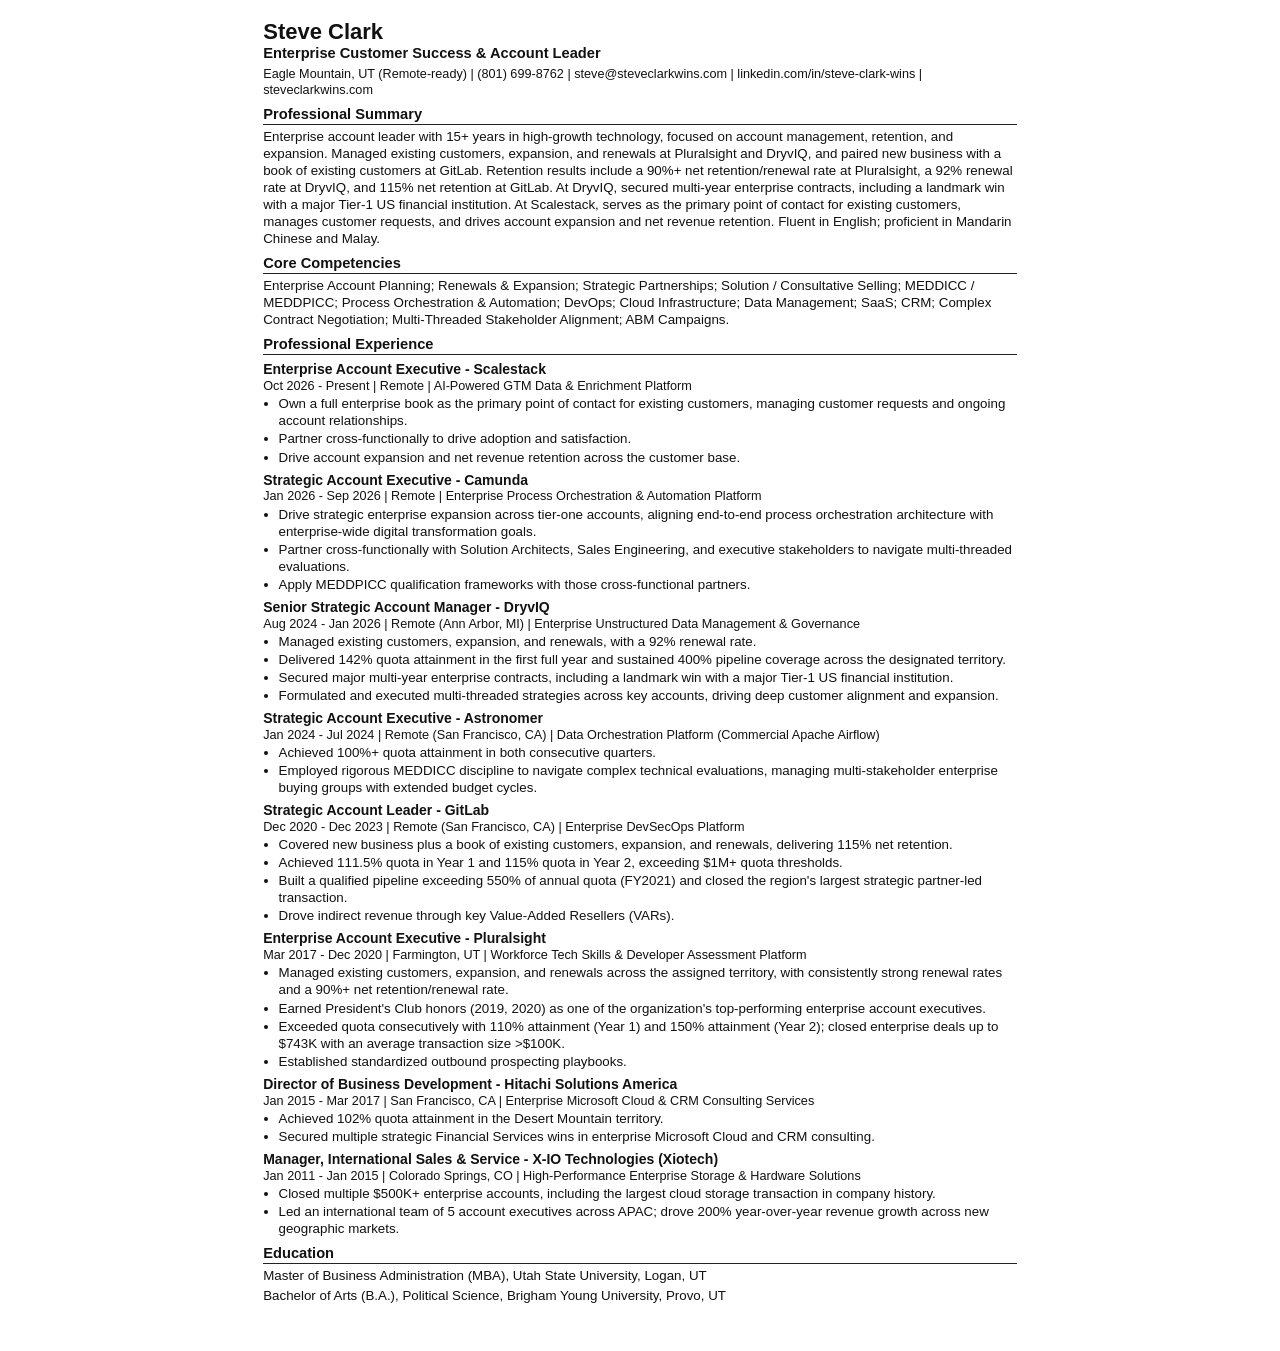
<file: resumes/steve-clark-csm.html>
<!DOCTYPE html>
<html lang="en">
<head>
  <meta charset="utf-8" />
  <title>Steve Clark - Customer Success Resume</title>
  <meta name="author" content="Steve Clark" />
  <meta name="description" content="Steve Clark resume positioned for enterprise customer success and account management." />
  <link rel="stylesheet" href="resume.css" />
</head>
<body>
  <!-- Source for Steve_Clark_Resume_CSM.pdf. Regenerate from the repo root: sh resumes/build.sh -->
  <h1>Steve Clark</h1>
  <p class="role">Enterprise Customer Success &amp; Account Leader</p>
  <p class="contact">
    Eagle Mountain, UT (Remote-ready) |
    <a href="tel:+18016998762">(801) 699-8762</a> |
    <a href="mailto:steve@steveclarkwins.com">steve@steveclarkwins.com</a> |
    <a href="https://linkedin.com/in/steve-clark-wins">linkedin.com/in/steve-clark-wins</a> |
    <a href="https://steveclarkwins.com">steveclarkwins.com</a>
  </p>

  <h2>Professional Summary</h2>
  <p>Enterprise account leader with 15+ years in high-growth technology, focused on account management, retention, and expansion. Managed existing customers, expansion, and renewals at Pluralsight and DryvIQ, and paired new business with a book of existing customers at GitLab. Retention results include a 90%+ net retention/renewal rate at Pluralsight, a 92% renewal rate at DryvIQ, and 115% net retention at GitLab. At DryvIQ, secured multi-year enterprise contracts, including a landmark win with a major Tier-1 US financial institution. At Scalestack, serves as the primary point of contact for existing customers, manages customer requests, and drives account expansion and net revenue retention. Fluent in English; proficient in Mandarin Chinese and Malay.</p>

  <h2>Core Competencies</h2>
  <p class="skills">Enterprise Account Planning; Renewals &amp; Expansion; Strategic Partnerships; Solution / Consultative Selling; MEDDICC / MEDDPICC; Process Orchestration &amp; Automation; DevOps; Cloud Infrastructure; Data Management; SaaS; CRM; Complex Contract Negotiation; Multi-Threaded Stakeholder Alignment; ABM Campaigns.</p>

  <h2>Professional Experience</h2>

  <h3>Enterprise Account Executive - Scalestack</h3>
  <p class="meta">Oct 2026 - Present | Remote | AI-Powered GTM Data &amp; Enrichment Platform</p>
  <ul>
    <li>Own a full enterprise book as the primary point of contact for existing customers, managing customer requests and ongoing account relationships.</li>
    <li>Partner cross-functionally to drive adoption and satisfaction.</li>
    <li>Drive account expansion and net revenue retention across the customer base.</li>
  </ul>

  <h3>Strategic Account Executive - Camunda</h3>
  <p class="meta">Jan 2026 - Sep 2026 | Remote | Enterprise Process Orchestration &amp; Automation Platform</p>
  <ul>
    <li>Drive strategic enterprise expansion across tier-one accounts, aligning end-to-end process orchestration architecture with enterprise-wide digital transformation goals.</li>
    <li>Partner cross-functionally with Solution Architects, Sales Engineering, and executive stakeholders to navigate multi-threaded evaluations.</li>
    <li>Apply MEDDPICC qualification frameworks with those cross-functional partners.</li>
  </ul>

  <h3>Senior Strategic Account Manager - DryvIQ</h3>
  <p class="meta">Aug 2024 - Jan 2026 | Remote (Ann Arbor, MI) | Enterprise Unstructured Data Management &amp; Governance</p>
  <ul>
    <li>Managed existing customers, expansion, and renewals, with a 92% renewal rate.</li>
    <li>Delivered 142% quota attainment in the first full year and sustained 400% pipeline coverage across the designated territory.</li>
    <li>Secured major multi-year enterprise contracts, including a landmark win with a major Tier-1 US financial institution.</li>
    <li>Formulated and executed multi-threaded strategies across key accounts, driving deep customer alignment and expansion.</li>
  </ul>

  <h3>Strategic Account Executive - Astronomer</h3>
  <p class="meta">Jan 2024 - Jul 2024 | Remote (San Francisco, CA) | Data Orchestration Platform (Commercial Apache Airflow)</p>
  <ul>
    <li>Achieved 100%+ quota attainment in both consecutive quarters.</li>
    <li>Employed rigorous MEDDICC discipline to navigate complex technical evaluations, managing multi-stakeholder enterprise buying groups with extended budget cycles.</li>
  </ul>

  <h3>Strategic Account Leader - GitLab</h3>
  <p class="meta">Dec 2020 - Dec 2023 | Remote (San Francisco, CA) | Enterprise DevSecOps Platform</p>
  <ul>
    <li>Covered new business plus a book of existing customers, expansion, and renewals, delivering 115% net retention.</li>
    <li>Achieved 111.5% quota in Year 1 and 115% quota in Year 2, exceeding $1M+ quota thresholds.</li>
    <li>Built a qualified pipeline exceeding 550% of annual quota (FY2021) and closed the region's largest strategic partner-led transaction.</li>
    <li>Drove indirect revenue through key Value-Added Resellers (VARs).</li>
  </ul>

  <h3>Enterprise Account Executive - Pluralsight</h3>
  <p class="meta">Mar 2017 - Dec 2020 | Farmington, UT | Workforce Tech Skills &amp; Developer Assessment Platform</p>
  <ul>
    <li>Managed existing customers, expansion, and renewals across the assigned territory, with consistently strong renewal rates and a 90%+ net retention/renewal rate.</li>
    <li>Earned President's Club honors (2019, 2020) as one of the organization's top-performing enterprise account executives.</li>
    <li>Exceeded quota consecutively with 110% attainment (Year 1) and 150% attainment (Year 2); closed enterprise deals up to $743K with an average transaction size &gt;$100K.</li>
    <li>Established standardized outbound prospecting playbooks.</li>
  </ul>

  <h3>Director of Business Development - Hitachi Solutions America</h3>
  <p class="meta">Jan 2015 - Mar 2017 | San Francisco, CA | Enterprise Microsoft Cloud &amp; CRM Consulting Services</p>
  <ul>
    <li>Achieved 102% quota attainment in the Desert Mountain territory.</li>
    <li>Secured multiple strategic Financial Services wins in enterprise Microsoft Cloud and CRM consulting.</li>
  </ul>

  <h3>Manager, International Sales &amp; Service - X-IO Technologies (Xiotech)</h3>
  <p class="meta">Jan 2011 - Jan 2015 | Colorado Springs, CO | High-Performance Enterprise Storage &amp; Hardware Solutions</p>
  <ul>
    <li>Closed multiple $500K+ enterprise accounts, including the largest cloud storage transaction in company history.</li>
    <li>Led an international team of 5 account executives across APAC; drove 200% year-over-year revenue growth across new geographic markets.</li>
  </ul>

  <h2>Education</h2>
  <p>Master of Business Administration (MBA), Utah State University, Logan, UT</p>
  <p>Bachelor of Arts (B.A.), Political Science, Brigham Young University, Provo, UT</p>
</body>
</html>
</file>
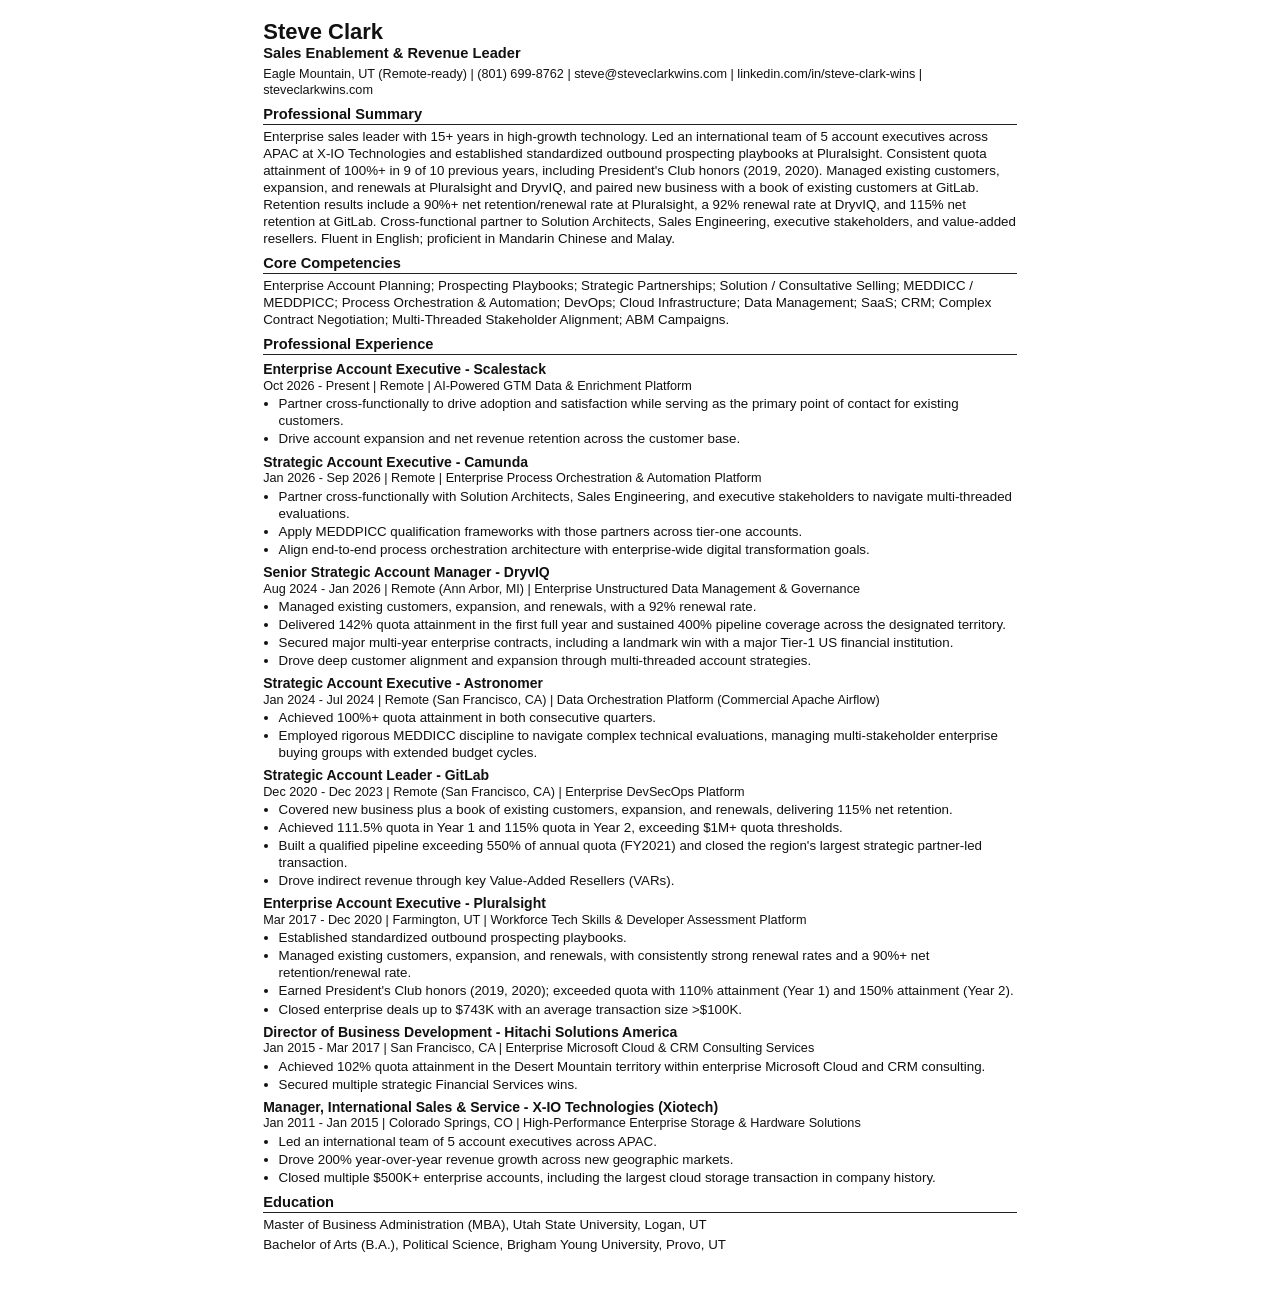
<file: resumes/steve-clark-enablement.html>
<!DOCTYPE html>
<html lang="en">
<head>
  <meta charset="utf-8" />
  <title>Steve Clark - Sales Enablement Resume</title>
  <meta name="author" content="Steve Clark" />
  <meta name="description" content="Steve Clark resume positioned for sales enablement and revenue enablement." />
  <link rel="stylesheet" href="resume.css" />
</head>
<body>
  <!-- Source for Steve_Clark_Resume_Enablement.pdf. Regenerate from the repo root: sh resumes/build.sh -->
  <h1>Steve Clark</h1>
  <p class="role">Sales Enablement &amp; Revenue Leader</p>
  <p class="contact">
    Eagle Mountain, UT (Remote-ready) |
    <a href="tel:+18016998762">(801) 699-8762</a> |
    <a href="mailto:steve@steveclarkwins.com">steve@steveclarkwins.com</a> |
    <a href="https://linkedin.com/in/steve-clark-wins">linkedin.com/in/steve-clark-wins</a> |
    <a href="https://steveclarkwins.com">steveclarkwins.com</a>
  </p>

  <h2>Professional Summary</h2>
  <p>Enterprise sales leader with 15+ years in high-growth technology. Led an international team of 5 account executives across APAC at X-IO Technologies and established standardized outbound prospecting playbooks at Pluralsight. Consistent quota attainment of 100%+ in 9 of 10 previous years, including President's Club honors (2019, 2020). Managed existing customers, expansion, and renewals at Pluralsight and DryvIQ, and paired new business with a book of existing customers at GitLab. Retention results include a 90%+ net retention/renewal rate at Pluralsight, a 92% renewal rate at DryvIQ, and 115% net retention at GitLab. Cross-functional partner to Solution Architects, Sales Engineering, executive stakeholders, and value-added resellers. Fluent in English; proficient in Mandarin Chinese and Malay.</p>

  <h2>Core Competencies</h2>
  <p class="skills">Enterprise Account Planning; Prospecting Playbooks; Strategic Partnerships; Solution / Consultative Selling; MEDDICC / MEDDPICC; Process Orchestration &amp; Automation; DevOps; Cloud Infrastructure; Data Management; SaaS; CRM; Complex Contract Negotiation; Multi-Threaded Stakeholder Alignment; ABM Campaigns.</p>

  <h2>Professional Experience</h2>

  <h3>Enterprise Account Executive - Scalestack</h3>
  <p class="meta">Oct 2026 - Present | Remote | AI-Powered GTM Data &amp; Enrichment Platform</p>
  <ul>
    <li>Partner cross-functionally to drive adoption and satisfaction while serving as the primary point of contact for existing customers.</li>
    <li>Drive account expansion and net revenue retention across the customer base.</li>
  </ul>

  <h3>Strategic Account Executive - Camunda</h3>
  <p class="meta">Jan 2026 - Sep 2026 | Remote | Enterprise Process Orchestration &amp; Automation Platform</p>
  <ul>
    <li>Partner cross-functionally with Solution Architects, Sales Engineering, and executive stakeholders to navigate multi-threaded evaluations.</li>
    <li>Apply MEDDPICC qualification frameworks with those partners across tier-one accounts.</li>
    <li>Align end-to-end process orchestration architecture with enterprise-wide digital transformation goals.</li>
  </ul>

  <h3>Senior Strategic Account Manager - DryvIQ</h3>
  <p class="meta">Aug 2024 - Jan 2026 | Remote (Ann Arbor, MI) | Enterprise Unstructured Data Management &amp; Governance</p>
  <ul>
    <li>Managed existing customers, expansion, and renewals, with a 92% renewal rate.</li>
    <li>Delivered 142% quota attainment in the first full year and sustained 400% pipeline coverage across the designated territory.</li>
    <li>Secured major multi-year enterprise contracts, including a landmark win with a major Tier-1 US financial institution.</li>
    <li>Drove deep customer alignment and expansion through multi-threaded account strategies.</li>
  </ul>

  <h3>Strategic Account Executive - Astronomer</h3>
  <p class="meta">Jan 2024 - Jul 2024 | Remote (San Francisco, CA) | Data Orchestration Platform (Commercial Apache Airflow)</p>
  <ul>
    <li>Achieved 100%+ quota attainment in both consecutive quarters.</li>
    <li>Employed rigorous MEDDICC discipline to navigate complex technical evaluations, managing multi-stakeholder enterprise buying groups with extended budget cycles.</li>
  </ul>

  <h3>Strategic Account Leader - GitLab</h3>
  <p class="meta">Dec 2020 - Dec 2023 | Remote (San Francisco, CA) | Enterprise DevSecOps Platform</p>
  <ul>
    <li>Covered new business plus a book of existing customers, expansion, and renewals, delivering 115% net retention.</li>
    <li>Achieved 111.5% quota in Year 1 and 115% quota in Year 2, exceeding $1M+ quota thresholds.</li>
    <li>Built a qualified pipeline exceeding 550% of annual quota (FY2021) and closed the region's largest strategic partner-led transaction.</li>
    <li>Drove indirect revenue through key Value-Added Resellers (VARs).</li>
  </ul>

  <h3>Enterprise Account Executive - Pluralsight</h3>
  <p class="meta">Mar 2017 - Dec 2020 | Farmington, UT | Workforce Tech Skills &amp; Developer Assessment Platform</p>
  <ul>
    <li>Established standardized outbound prospecting playbooks.</li>
    <li>Managed existing customers, expansion, and renewals, with consistently strong renewal rates and a 90%+ net retention/renewal rate.</li>
    <li>Earned President's Club honors (2019, 2020); exceeded quota with 110% attainment (Year 1) and 150% attainment (Year 2).</li>
    <li>Closed enterprise deals up to $743K with an average transaction size &gt;$100K.</li>
  </ul>

  <h3>Director of Business Development - Hitachi Solutions America</h3>
  <p class="meta">Jan 2015 - Mar 2017 | San Francisco, CA | Enterprise Microsoft Cloud &amp; CRM Consulting Services</p>
  <ul>
    <li>Achieved 102% quota attainment in the Desert Mountain territory within enterprise Microsoft Cloud and CRM consulting.</li>
    <li>Secured multiple strategic Financial Services wins.</li>
  </ul>

  <h3>Manager, International Sales &amp; Service - X-IO Technologies (Xiotech)</h3>
  <p class="meta">Jan 2011 - Jan 2015 | Colorado Springs, CO | High-Performance Enterprise Storage &amp; Hardware Solutions</p>
  <ul>
    <li>Led an international team of 5 account executives across APAC.</li>
    <li>Drove 200% year-over-year revenue growth across new geographic markets.</li>
    <li>Closed multiple $500K+ enterprise accounts, including the largest cloud storage transaction in company history.</li>
  </ul>

  <h2>Education</h2>
  <p>Master of Business Administration (MBA), Utah State University, Logan, UT</p>
  <p>Bachelor of Arts (B.A.), Political Science, Brigham Young University, Provo, UT</p>
</body>
</html>
</file>
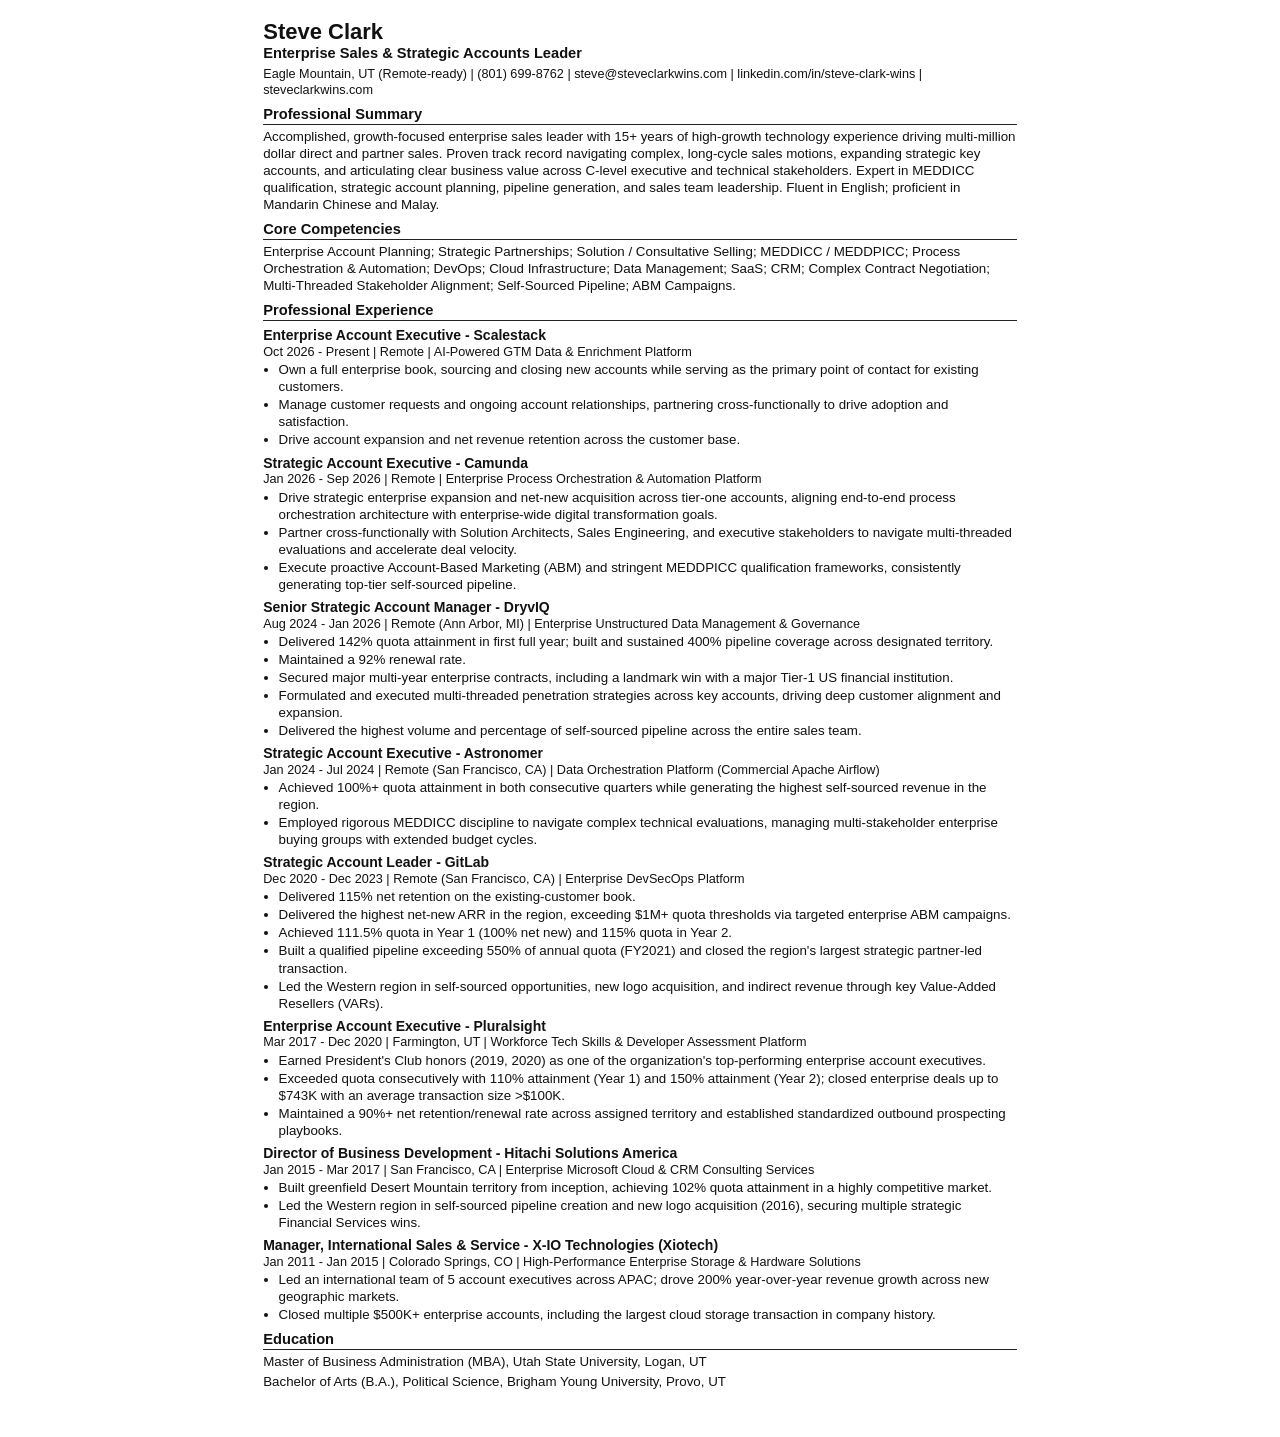
<file: resumes/steve-clark.html>
<!DOCTYPE html>
<html lang="en">
<head>
  <meta charset="utf-8" />
  <title>Steve Clark - Resume</title>
  <meta name="author" content="Steve Clark" />
  <meta name="description" content="Steve Clark resume. Enterprise Sales and Strategic Accounts Leader." />
  <link rel="stylesheet" href="resume.css" />
</head>
<body>
  <!-- Source for Steve_Clark_Resume.pdf. Regenerate from the repo root: sh resumes/build.sh -->
  <h1>Steve Clark</h1>
  <p class="role">Enterprise Sales &amp; Strategic Accounts Leader</p>
  <p class="contact">
    Eagle Mountain, UT (Remote-ready) |
    <a href="tel:+18016998762">(801) 699-8762</a> |
    <a href="mailto:steve@steveclarkwins.com">steve@steveclarkwins.com</a> |
    <a href="https://linkedin.com/in/steve-clark-wins">linkedin.com/in/steve-clark-wins</a> |
    <a href="https://steveclarkwins.com">steveclarkwins.com</a>
  </p>

  <h2>Professional Summary</h2>
  <p>Accomplished, growth-focused enterprise sales leader with 15+ years of high-growth technology experience driving multi-million dollar direct and partner sales. Proven track record navigating complex, long-cycle sales motions, expanding strategic key accounts, and articulating clear business value across C-level executive and technical stakeholders. Expert in MEDDICC qualification, strategic account planning, pipeline generation, and sales team leadership. Fluent in English; proficient in Mandarin Chinese and Malay.</p>

  <h2>Core Competencies</h2>
  <p class="skills">Enterprise Account Planning; Strategic Partnerships; Solution / Consultative Selling; MEDDICC / MEDDPICC; Process Orchestration &amp; Automation; DevOps; Cloud Infrastructure; Data Management; SaaS; CRM; Complex Contract Negotiation; Multi-Threaded Stakeholder Alignment; Self-Sourced Pipeline; ABM Campaigns.</p>

  <h2>Professional Experience</h2>

  <h3>Enterprise Account Executive - Scalestack</h3>
  <p class="meta">Oct 2026 - Present | Remote | AI-Powered GTM Data &amp; Enrichment Platform</p>
  <ul>
    <li>Own a full enterprise book, sourcing and closing new accounts while serving as the primary point of contact for existing customers.</li>
    <li>Manage customer requests and ongoing account relationships, partnering cross-functionally to drive adoption and satisfaction.</li>
    <li>Drive account expansion and net revenue retention across the customer base.</li>
  </ul>

  <h3>Strategic Account Executive - Camunda</h3>
  <p class="meta">Jan 2026 - Sep 2026 | Remote | Enterprise Process Orchestration &amp; Automation Platform</p>
  <ul>
    <li>Drive strategic enterprise expansion and net-new acquisition across tier-one accounts, aligning end-to-end process orchestration architecture with enterprise-wide digital transformation goals.</li>
    <li>Partner cross-functionally with Solution Architects, Sales Engineering, and executive stakeholders to navigate multi-threaded evaluations and accelerate deal velocity.</li>
    <li>Execute proactive Account-Based Marketing (ABM) and stringent MEDDPICC qualification frameworks, consistently generating top-tier self-sourced pipeline.</li>
  </ul>

  <h3>Senior Strategic Account Manager - DryvIQ</h3>
  <p class="meta">Aug 2024 - Jan 2026 | Remote (Ann Arbor, MI) | Enterprise Unstructured Data Management &amp; Governance</p>
  <ul>
    <li>Delivered 142% quota attainment in first full year; built and sustained 400% pipeline coverage across designated territory.</li>
    <li>Maintained a 92% renewal rate.</li>
    <li>Secured major multi-year enterprise contracts, including a landmark win with a major Tier-1 US financial institution.</li>
    <li>Formulated and executed multi-threaded penetration strategies across key accounts, driving deep customer alignment and expansion.</li>
    <li>Delivered the highest volume and percentage of self-sourced pipeline across the entire sales team.</li>
  </ul>

  <h3>Strategic Account Executive - Astronomer</h3>
  <p class="meta">Jan 2024 - Jul 2024 | Remote (San Francisco, CA) | Data Orchestration Platform (Commercial Apache Airflow)</p>
  <ul>
    <li>Achieved 100%+ quota attainment in both consecutive quarters while generating the highest self-sourced revenue in the region.</li>
    <li>Employed rigorous MEDDICC discipline to navigate complex technical evaluations, managing multi-stakeholder enterprise buying groups with extended budget cycles.</li>
  </ul>

  <h3>Strategic Account Leader - GitLab</h3>
  <p class="meta">Dec 2020 - Dec 2023 | Remote (San Francisco, CA) | Enterprise DevSecOps Platform</p>
  <ul>
    <li>Delivered 115% net retention on the existing-customer book.</li>
    <li>Delivered the highest net-new ARR in the region, exceeding $1M+ quota thresholds via targeted enterprise ABM campaigns.</li>
    <li>Achieved 111.5% quota in Year 1 (100% net new) and 115% quota in Year 2.</li>
    <li>Built a qualified pipeline exceeding 550% of annual quota (FY2021) and closed the region's largest strategic partner-led transaction.</li>
    <li>Led the Western region in self-sourced opportunities, new logo acquisition, and indirect revenue through key Value-Added Resellers (VARs).</li>
  </ul>

  <h3>Enterprise Account Executive - Pluralsight</h3>
  <p class="meta">Mar 2017 - Dec 2020 | Farmington, UT | Workforce Tech Skills &amp; Developer Assessment Platform</p>
  <ul>
    <li>Earned President's Club honors (2019, 2020) as one of the organization's top-performing enterprise account executives.</li>
    <li>Exceeded quota consecutively with 110% attainment (Year 1) and 150% attainment (Year 2); closed enterprise deals up to $743K with an average transaction size &gt;$100K.</li>
    <li>Maintained a 90%+ net retention/renewal rate across assigned territory and established standardized outbound prospecting playbooks.</li>
  </ul>

  <h3>Director of Business Development - Hitachi Solutions America</h3>
  <p class="meta">Jan 2015 - Mar 2017 | San Francisco, CA | Enterprise Microsoft Cloud &amp; CRM Consulting Services</p>
  <ul>
    <li>Built greenfield Desert Mountain territory from inception, achieving 102% quota attainment in a highly competitive market.</li>
    <li>Led the Western region in self-sourced pipeline creation and new logo acquisition (2016), securing multiple strategic Financial Services wins.</li>
  </ul>

  <h3>Manager, International Sales &amp; Service - X-IO Technologies (Xiotech)</h3>
  <p class="meta">Jan 2011 - Jan 2015 | Colorado Springs, CO | High-Performance Enterprise Storage &amp; Hardware Solutions</p>
  <ul>
    <li>Led an international team of 5 account executives across APAC; drove 200% year-over-year revenue growth across new geographic markets.</li>
    <li>Closed multiple $500K+ enterprise accounts, including the largest cloud storage transaction in company history.</li>
  </ul>

  <h2>Education</h2>
  <p>Master of Business Administration (MBA), Utah State University, Logan, UT</p>
  <p>Bachelor of Arts (B.A.), Political Science, Brigham Young University, Provo, UT</p>
</body>
</html>
</file>
<file: resumes/resume.css>
/* ATS resume stylesheet. Single column, selectable text, no images.
   Regenerated PDFs embed this via the HTML in this folder. */
@page {
  size: letter;
  margin: 0.5in 0.6in;
}
* { box-sizing: border-box; }
html, body {
  margin: 0;
  padding: 0;
  color: #111;
  font-family: "Liberation Sans", Arial, Helvetica, sans-serif;
  font-size: 10pt;
  line-height: 1.28;
  hyphens: none;
}
body { background: #fff; }
h1 {
  font-size: 16.5pt;
  line-height: 1.05;
  margin: 0 0 1px;
  font-weight: 700;
}
.role {
  font-size: 11pt;
  font-weight: 700;
  margin: 0 0 3px;
}
.contact {
  font-size: 9.5pt;
  margin: 0 0 6px;
}
.contact a { color: #111; text-decoration: none; }
h2 {
  font-size: 11pt;
  line-height: 1.15;
  margin: 8px 0 3px;
  padding-bottom: 1px;
  border-bottom: 1px solid #222;
  font-weight: 700;
}
h3 {
  font-size: 10.5pt;
  line-height: 1.2;
  margin: 6px 0 0;
  font-weight: 700;
}
.meta {
  margin: 0;
  font-size: 9.5pt;
}
p { margin: 0 0 3px; }
ul { margin: 1px 0 0; padding: 0 0 0 1.15em; }
li { margin: 0 0 1px; padding: 0; }
.skills { margin: 0; }
@media screen {
  body { max-width: 8.1in; margin: 20px auto; padding: 0 12px 24px; }
}
</file>
